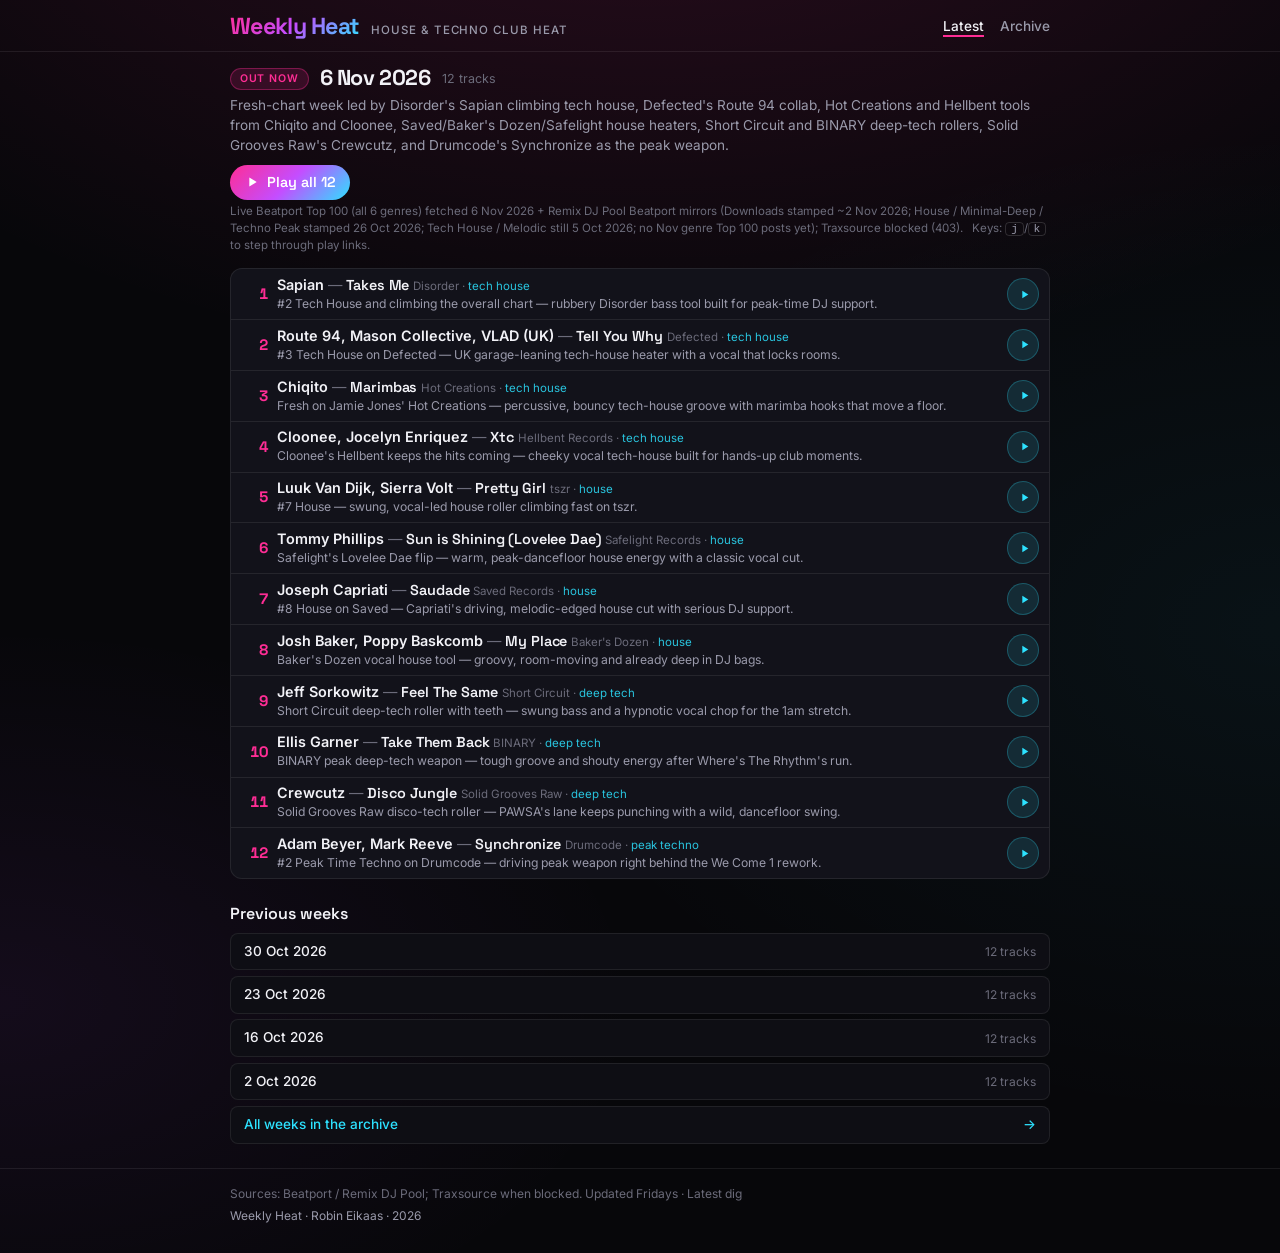
<file: index.html>
<!DOCTYPE html>
<html lang="en">
<head>
  <meta charset="utf-8">
  <meta name="viewport" content="width=device-width, initial-scale=1">
  <meta name="description" content="Weekly Heat — 6 Nov 2026 house &amp; techno club digs. 12 tracks with why-it-matters.">
  <title>Weekly Heat — house &amp; techno club heat</title>
  <link rel="preconnect" href="https://fonts.googleapis.com">
  <link rel="preconnect" href="https://fonts.gstatic.com" crossorigin>
  <link href="https://fonts.googleapis.com/css2?family=Inter:wght@400;500;600&family=Space+Grotesk:wght@500;600;700&display=swap" rel="stylesheet">
  <link rel="stylesheet" href="assets/styles.css">
</head>
<body>
  <a class="skip-link" href="#tracks">Skip to tracks</a>
  <header class="site-header">
    <div class="wrap header-row">
      <div class="brand">
        <p class="wordmark"><a href="index.html">Weekly Heat</a></p>
        <p class="tagline">house &amp; techno club heat</p>
      </div>
      <nav aria-label="Primary">
        <ul class="nav-links">
          <li><a href="index.html" aria-current="page">Latest</a></li>
          <li><a href="archive.html">Archive</a></li>
        </ul>
      </nav>
    </div>
  </header>

  <main>
    <section class="hero wrap">
      <p class="hero-top"><span class="hero-badge">Out now</span><span class="hero-date">6 Nov 2026</span><span class="hero-count">12 tracks</span></p>
      <p class="hero-scene">Fresh-chart week led by Disorder&#x27;s Sapian climbing tech house, Defected&#x27;s Route 94 collab, Hot Creations and Hellbent tools from Chiqito and Cloonee, Saved/Baker&#x27;s Dozen/Safelight house heaters, Short Circuit and BINARY deep-tech rollers, Solid Grooves Raw&#x27;s Crewcutz, and Drumcode&#x27;s Synchronize as the peak weapon.</p>
      <p class="hero-actions"><a class="play-all" href="https://www.youtube.com/watch_videos?video_ids=OXRj7rhXJpc,tZP04p565cE,j_JEW7kPrg8,-tH_-NEQD78,vA35voJtHAc,Jri5BZi7bU0,QUycJPjiYcM,sK4n2s4kRJk,xaYih-CVS60,P9PEDBqBfhc,NC1dTcJt0dc,VK0n_rGzRuc" target="_blank" rel="noopener noreferrer"><svg viewBox="0 0 24 24" aria-hidden="true" fill="currentColor"><path d="M8 5.14v13.72L19 12 8 5.14z"/></svg> Play all 12</a></p>
      <p class="hero-meta">Live Beatport Top 100 (all 6 genres) fetched 6 Nov 2026 + Remix DJ Pool Beatport mirrors (Downloads stamped ~2 Nov 2026; House / Minimal-Deep / Techno Peak stamped 26 Oct 2026; Tech House / Melodic still 5 Oct 2026; no Nov genre Top 100 posts yet); Traxsource blocked (403). <span class="kb-hint">Keys: <kbd>j</kbd>/<kbd>k</kbd> to step through play links.</span></p>
    </section>

    <section class="wrap" aria-label="12 editorial digs">
      <ol class="tracklist" id="tracks">
      <li class="trk" id="track-1">
        <span class="trk-rank" aria-label="Rank 1">1</span>
        <div class="trk-main">
          <p class="trk-line"><span class="trk-artists">Sapian</span><span class="trk-sep"> — </span><span class="trk-title">Takes Me</span> <span class="trk-meta">Disorder · <span class="trk-lane">tech house</span></span></p>
          <p class="trk-blurb">#2 Tech House and climbing the overall chart — rubbery Disorder bass tool built for peak-time DJ support.</p>
        </div>
        <a class="trk-play" href="https://music.youtube.com/watch?v=OXRj7rhXJpc" target="_blank" rel="noopener noreferrer" aria-label="Play Sapian — Takes Me on YouTube Music" title="Play on YouTube Music"><svg viewBox="0 0 24 24" aria-hidden="true" fill="currentColor"><path d="M8 5.14v13.72L19 12 8 5.14z"/></svg></a>
      </li>
      <li class="trk" id="track-2">
        <span class="trk-rank" aria-label="Rank 2">2</span>
        <div class="trk-main">
          <p class="trk-line"><span class="trk-artists">Route 94, Mason Collective, VLAD (UK)</span><span class="trk-sep"> — </span><span class="trk-title">Tell You Why</span> <span class="trk-meta">Defected · <span class="trk-lane">tech house</span></span></p>
          <p class="trk-blurb">#3 Tech House on Defected — UK garage-leaning tech-house heater with a vocal that locks rooms.</p>
        </div>
        <a class="trk-play" href="https://music.youtube.com/watch?v=tZP04p565cE" target="_blank" rel="noopener noreferrer" aria-label="Play Route 94, Mason Collective, VLAD (UK) — Tell You Why on YouTube Music" title="Play on YouTube Music"><svg viewBox="0 0 24 24" aria-hidden="true" fill="currentColor"><path d="M8 5.14v13.72L19 12 8 5.14z"/></svg></a>
      </li>
      <li class="trk" id="track-3">
        <span class="trk-rank" aria-label="Rank 3">3</span>
        <div class="trk-main">
          <p class="trk-line"><span class="trk-artists">Chiqito</span><span class="trk-sep"> — </span><span class="trk-title">Marimbas</span> <span class="trk-meta">Hot Creations · <span class="trk-lane">tech house</span></span></p>
          <p class="trk-blurb">Fresh on Jamie Jones&#x27; Hot Creations — percussive, bouncy tech-house groove with marimba hooks that move a floor.</p>
        </div>
        <a class="trk-play" href="https://music.youtube.com/watch?v=j_JEW7kPrg8" target="_blank" rel="noopener noreferrer" aria-label="Play Chiqito — Marimbas on YouTube Music" title="Play on YouTube Music"><svg viewBox="0 0 24 24" aria-hidden="true" fill="currentColor"><path d="M8 5.14v13.72L19 12 8 5.14z"/></svg></a>
      </li>
      <li class="trk" id="track-4">
        <span class="trk-rank" aria-label="Rank 4">4</span>
        <div class="trk-main">
          <p class="trk-line"><span class="trk-artists">Cloonee, Jocelyn Enriquez</span><span class="trk-sep"> — </span><span class="trk-title">Xtc</span> <span class="trk-meta">Hellbent Records · <span class="trk-lane">tech house</span></span></p>
          <p class="trk-blurb">Cloonee&#x27;s Hellbent keeps the hits coming — cheeky vocal tech-house built for hands-up club moments.</p>
        </div>
        <a class="trk-play" href="https://music.youtube.com/watch?v=-tH_-NEQD78" target="_blank" rel="noopener noreferrer" aria-label="Play Cloonee, Jocelyn Enriquez — Xtc on YouTube Music" title="Play on YouTube Music"><svg viewBox="0 0 24 24" aria-hidden="true" fill="currentColor"><path d="M8 5.14v13.72L19 12 8 5.14z"/></svg></a>
      </li>
      <li class="trk" id="track-5">
        <span class="trk-rank" aria-label="Rank 5">5</span>
        <div class="trk-main">
          <p class="trk-line"><span class="trk-artists">Luuk Van Dijk, Sierra Volt</span><span class="trk-sep"> — </span><span class="trk-title">Pretty Girl</span> <span class="trk-meta">tszr · <span class="trk-lane">house</span></span></p>
          <p class="trk-blurb">#7 House — swung, vocal-led house roller climbing fast on tszr.</p>
        </div>
        <a class="trk-play" href="https://music.youtube.com/watch?v=vA35voJtHAc" target="_blank" rel="noopener noreferrer" aria-label="Play Luuk Van Dijk, Sierra Volt — Pretty Girl on YouTube Music" title="Play on YouTube Music"><svg viewBox="0 0 24 24" aria-hidden="true" fill="currentColor"><path d="M8 5.14v13.72L19 12 8 5.14z"/></svg></a>
      </li>
      <li class="trk" id="track-6">
        <span class="trk-rank" aria-label="Rank 6">6</span>
        <div class="trk-main">
          <p class="trk-line"><span class="trk-artists">Tommy Phillips</span><span class="trk-sep"> — </span><span class="trk-title">Sun is Shining (Lovelee Dae)</span> <span class="trk-meta">Safelight Records · <span class="trk-lane">house</span></span></p>
          <p class="trk-blurb">Safelight&#x27;s Lovelee Dae flip — warm, peak-dancefloor house energy with a classic vocal cut.</p>
        </div>
        <a class="trk-play" href="https://music.youtube.com/watch?v=Jri5BZi7bU0" target="_blank" rel="noopener noreferrer" aria-label="Play Tommy Phillips — Sun is Shining (Lovelee Dae) on YouTube Music" title="Play on YouTube Music"><svg viewBox="0 0 24 24" aria-hidden="true" fill="currentColor"><path d="M8 5.14v13.72L19 12 8 5.14z"/></svg></a>
      </li>
      <li class="trk" id="track-7">
        <span class="trk-rank" aria-label="Rank 7">7</span>
        <div class="trk-main">
          <p class="trk-line"><span class="trk-artists">Joseph Capriati</span><span class="trk-sep"> — </span><span class="trk-title">Saudade</span> <span class="trk-meta">Saved Records · <span class="trk-lane">house</span></span></p>
          <p class="trk-blurb">#8 House on Saved — Capriati&#x27;s driving, melodic-edged house cut with serious DJ support.</p>
        </div>
        <a class="trk-play" href="https://music.youtube.com/watch?v=QUycJPjiYcM" target="_blank" rel="noopener noreferrer" aria-label="Play Joseph Capriati — Saudade on YouTube Music" title="Play on YouTube Music"><svg viewBox="0 0 24 24" aria-hidden="true" fill="currentColor"><path d="M8 5.14v13.72L19 12 8 5.14z"/></svg></a>
      </li>
      <li class="trk" id="track-8">
        <span class="trk-rank" aria-label="Rank 8">8</span>
        <div class="trk-main">
          <p class="trk-line"><span class="trk-artists">Josh Baker, Poppy Baskcomb</span><span class="trk-sep"> — </span><span class="trk-title">My Place</span> <span class="trk-meta">Baker&#x27;s Dozen · <span class="trk-lane">house</span></span></p>
          <p class="trk-blurb">Baker&#x27;s Dozen vocal house tool — groovy, room-moving and already deep in DJ bags.</p>
        </div>
        <a class="trk-play" href="https://music.youtube.com/watch?v=sK4n2s4kRJk" target="_blank" rel="noopener noreferrer" aria-label="Play Josh Baker, Poppy Baskcomb — My Place on YouTube Music" title="Play on YouTube Music"><svg viewBox="0 0 24 24" aria-hidden="true" fill="currentColor"><path d="M8 5.14v13.72L19 12 8 5.14z"/></svg></a>
      </li>
      <li class="trk" id="track-9">
        <span class="trk-rank" aria-label="Rank 9">9</span>
        <div class="trk-main">
          <p class="trk-line"><span class="trk-artists">Jeff Sorkowitz</span><span class="trk-sep"> — </span><span class="trk-title">Feel The Same</span> <span class="trk-meta">Short Circuit · <span class="trk-lane">deep tech</span></span></p>
          <p class="trk-blurb">Short Circuit deep-tech roller with teeth — swung bass and a hypnotic vocal chop for the 1am stretch.</p>
        </div>
        <a class="trk-play" href="https://music.youtube.com/watch?v=xaYih-CVS60" target="_blank" rel="noopener noreferrer" aria-label="Play Jeff Sorkowitz — Feel The Same on YouTube Music" title="Play on YouTube Music"><svg viewBox="0 0 24 24" aria-hidden="true" fill="currentColor"><path d="M8 5.14v13.72L19 12 8 5.14z"/></svg></a>
      </li>
      <li class="trk" id="track-10">
        <span class="trk-rank" aria-label="Rank 10">10</span>
        <div class="trk-main">
          <p class="trk-line"><span class="trk-artists">Ellis Garner</span><span class="trk-sep"> — </span><span class="trk-title">Take Them Back</span> <span class="trk-meta">BINARY · <span class="trk-lane">deep tech</span></span></p>
          <p class="trk-blurb">BINARY peak deep-tech weapon — tough groove and shouty energy after Where&#x27;s The Rhythm&#x27;s run.</p>
        </div>
        <a class="trk-play" href="https://music.youtube.com/watch?v=P9PEDBqBfhc" target="_blank" rel="noopener noreferrer" aria-label="Play Ellis Garner — Take Them Back on YouTube Music" title="Play on YouTube Music"><svg viewBox="0 0 24 24" aria-hidden="true" fill="currentColor"><path d="M8 5.14v13.72L19 12 8 5.14z"/></svg></a>
      </li>
      <li class="trk" id="track-11">
        <span class="trk-rank" aria-label="Rank 11">11</span>
        <div class="trk-main">
          <p class="trk-line"><span class="trk-artists">Crewcutz</span><span class="trk-sep"> — </span><span class="trk-title">Disco Jungle</span> <span class="trk-meta">Solid Grooves Raw · <span class="trk-lane">deep tech</span></span></p>
          <p class="trk-blurb">Solid Grooves Raw disco-tech roller — PAWSA&#x27;s lane keeps punching with a wild, dancefloor swing.</p>
        </div>
        <a class="trk-play" href="https://music.youtube.com/watch?v=NC1dTcJt0dc" target="_blank" rel="noopener noreferrer" aria-label="Play Crewcutz — Disco Jungle on YouTube Music" title="Play on YouTube Music"><svg viewBox="0 0 24 24" aria-hidden="true" fill="currentColor"><path d="M8 5.14v13.72L19 12 8 5.14z"/></svg></a>
      </li>
      <li class="trk" id="track-12">
        <span class="trk-rank" aria-label="Rank 12">12</span>
        <div class="trk-main">
          <p class="trk-line"><span class="trk-artists">Adam Beyer, Mark Reeve</span><span class="trk-sep"> — </span><span class="trk-title">Synchronize</span> <span class="trk-meta">Drumcode · <span class="trk-lane">peak techno</span></span></p>
          <p class="trk-blurb">#2 Peak Time Techno on Drumcode — driving peak weapon right behind the We Come 1 rework.</p>
        </div>
        <a class="trk-play" href="https://music.youtube.com/watch?v=VK0n_rGzRuc" target="_blank" rel="noopener noreferrer" aria-label="Play Adam Beyer, Mark Reeve — Synchronize on YouTube Music" title="Play on YouTube Music"><svg viewBox="0 0 24 24" aria-hidden="true" fill="currentColor"><path d="M8 5.14v13.72L19 12 8 5.14z"/></svg></a>
      </li>
      </ol>
    </section>

    <section class="prev-weeks wrap" id="previous" aria-labelledby="prev-heading">
      <h2 id="prev-heading">Previous weeks</h2>
      <ul class="week-links">
        <li><a href="week/2026-10-30.html"><span>30 Oct 2026</span><span class="muted">12 tracks</span></a></li>
        <li><a href="week/2026-10-23.html"><span>23 Oct 2026</span><span class="muted">12 tracks</span></a></li>
        <li><a href="week/2026-10-16.html"><span>16 Oct 2026</span><span class="muted">12 tracks</span></a></li>
        <li><a href="week/2026-10-02.html"><span>2 Oct 2026</span><span class="muted">12 tracks</span></a></li>
        <li><a class="all-weeks" href="archive.html"><span>All weeks in the archive</span><span aria-hidden="true">→</span></a></li>
      </ul>
    </section>
  </main>

  <footer class="site-footer">
    <div class="wrap">
      <p>Sources: Beatport / Remix DJ Pool; Traxsource when blocked. Updated Fridays · Latest dig</p>
      <p class="credit">Weekly Heat · Robin Eikaas · <span id="year">2026</span></p>
    </div>
  </footer>
  <script src="assets/site.js" defer></script>
</body>
</html>
</file>
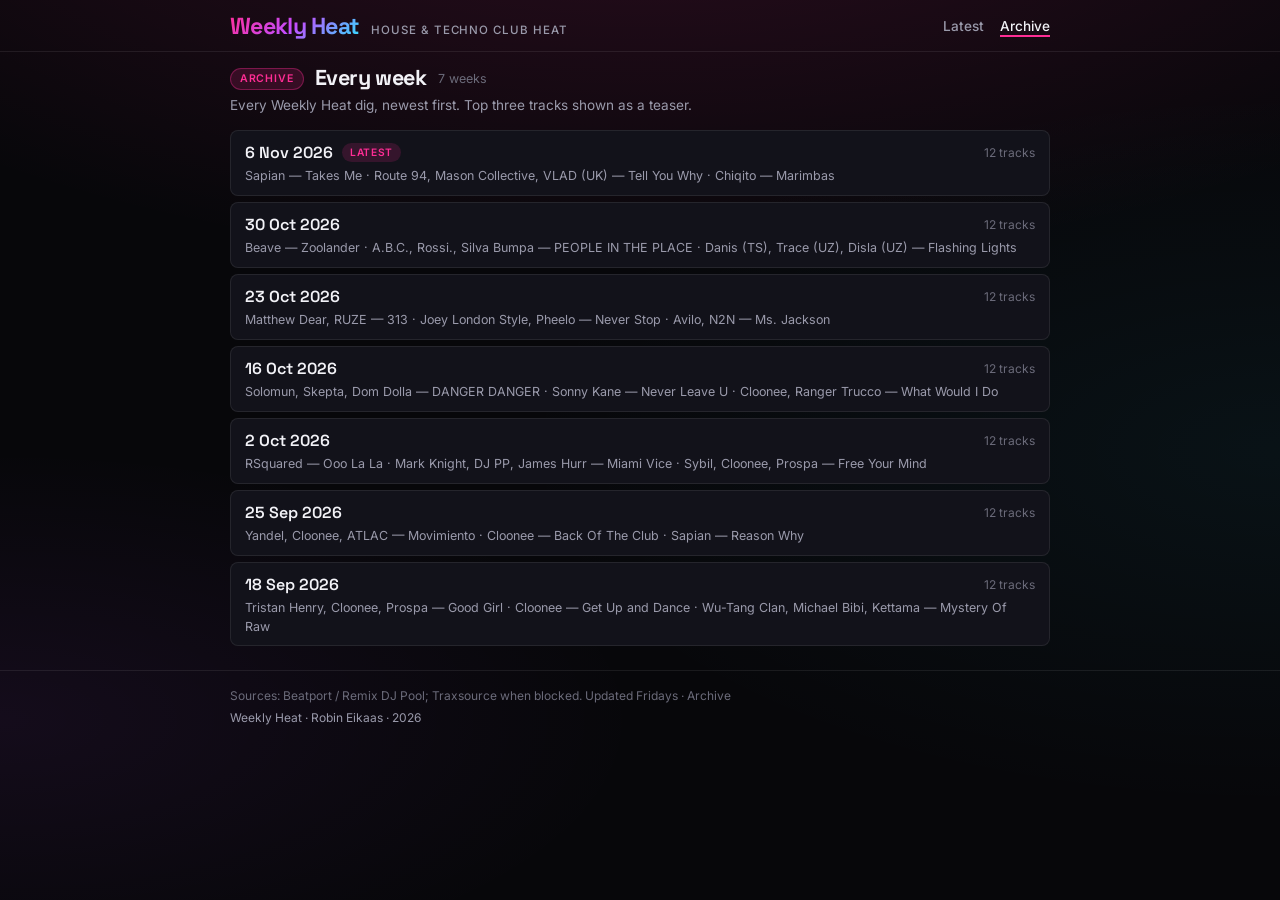
<file: archive.html>
<!DOCTYPE html>
<html lang="en">
<head>
  <meta charset="utf-8">
  <meta name="viewport" content="width=device-width, initial-scale=1">
  <meta name="description" content="Every Weekly Heat house &amp; techno dig, newest first.">
  <title>Weekly Heat — Archive</title>
  <link rel="preconnect" href="https://fonts.googleapis.com">
  <link rel="preconnect" href="https://fonts.gstatic.com" crossorigin>
  <link href="https://fonts.googleapis.com/css2?family=Inter:wght@400;500;600&family=Space+Grotesk:wght@500;600;700&display=swap" rel="stylesheet">
  <link rel="stylesheet" href="assets/styles.css">
</head>
<body>
  <a class="skip-link" href="#weeks">Skip to weeks</a>
  <header class="site-header">
    <div class="wrap header-row">
      <div class="brand">
        <p class="wordmark"><a href="index.html">Weekly Heat</a></p>
        <p class="tagline">house &amp; techno club heat</p>
      </div>
      <nav aria-label="Primary">
        <ul class="nav-links">
          <li><a href="index.html">Latest</a></li>
          <li><a href="archive.html" aria-current="page">Archive</a></li>
        </ul>
      </nav>
    </div>
  </header>

  <main>
    <section class="hero wrap">
      <p class="hero-top"><span class="hero-badge">Archive</span><span class="hero-date">Every week</span><span class="hero-count">7 weeks</span></p>
      <p class="hero-scene">Every Weekly Heat dig, newest first. Top three tracks shown as a teaser.</p>
    </section>

    <section class="wrap" aria-label="All weeks">
      <ol class="archive-rows" id="weeks">
      <li class="arc-row">
        <a class="arc-link" href="week/2026-11-06.html">
          <span class="arc-head"><span class="arc-date">6 Nov 2026</span> <span class="pill">Latest</span><span class="arc-count">12 tracks</span></span>
          <span class="arc-teaser">Sapian — Takes Me · Route 94, Mason Collective, VLAD (UK) — Tell You Why · Chiqito — Marimbas</span>
        </a>
      </li>
      <li class="arc-row">
        <a class="arc-link" href="week/2026-10-30.html">
          <span class="arc-head"><span class="arc-date">30 Oct 2026</span><span class="arc-count">12 tracks</span></span>
          <span class="arc-teaser">Beave — Zoolander · A.B.C., Rossi., Silva Bumpa — PEOPLE IN THE PLACE · Danis (TS), Trace (UZ), Disla (UZ) — Flashing Lights</span>
        </a>
      </li>
      <li class="arc-row">
        <a class="arc-link" href="week/2026-10-23.html">
          <span class="arc-head"><span class="arc-date">23 Oct 2026</span><span class="arc-count">12 tracks</span></span>
          <span class="arc-teaser">Matthew Dear, RUZE — 313 · Joey London Style, Pheelo — Never Stop · Avilo, N2N — Ms. Jackson</span>
        </a>
      </li>
      <li class="arc-row">
        <a class="arc-link" href="week/2026-10-16.html">
          <span class="arc-head"><span class="arc-date">16 Oct 2026</span><span class="arc-count">12 tracks</span></span>
          <span class="arc-teaser">Solomun, Skepta, Dom Dolla — DANGER DANGER · Sonny Kane — Never Leave U · Cloonee, Ranger Trucco — What Would I Do</span>
        </a>
      </li>
      <li class="arc-row">
        <a class="arc-link" href="week/2026-10-02.html">
          <span class="arc-head"><span class="arc-date">2 Oct 2026</span><span class="arc-count">12 tracks</span></span>
          <span class="arc-teaser">RSquared — Ooo La La · Mark Knight, DJ PP, James Hurr — Miami Vice · Sybil, Cloonee, Prospa — Free Your Mind</span>
        </a>
      </li>
      <li class="arc-row">
        <a class="arc-link" href="week/2026-09-25.html">
          <span class="arc-head"><span class="arc-date">25 Sep 2026</span><span class="arc-count">12 tracks</span></span>
          <span class="arc-teaser">Yandel, Cloonee, ATLAC — Movimiento · Cloonee — Back Of The Club · Sapian — Reason Why</span>
        </a>
      </li>
      <li class="arc-row">
        <a class="arc-link" href="week/2026-09-18.html">
          <span class="arc-head"><span class="arc-date">18 Sep 2026</span><span class="arc-count">12 tracks</span></span>
          <span class="arc-teaser">Tristan Henry, Cloonee, Prospa — Good Girl · Cloonee — Get Up and Dance · Wu-Tang Clan, Michael Bibi, Kettama — Mystery Of Raw</span>
        </a>
      </li>
      </ol>
    </section>
  </main>

  <footer class="site-footer">
    <div class="wrap">
      <p>Sources: Beatport / Remix DJ Pool; Traxsource when blocked. Updated Fridays · Archive</p>
      <p class="credit">Weekly Heat · Robin Eikaas · <span id="year">2026</span></p>
    </div>
  </footer>
  <script src="assets/site.js" defer></script>
</body>
</html>
</file>
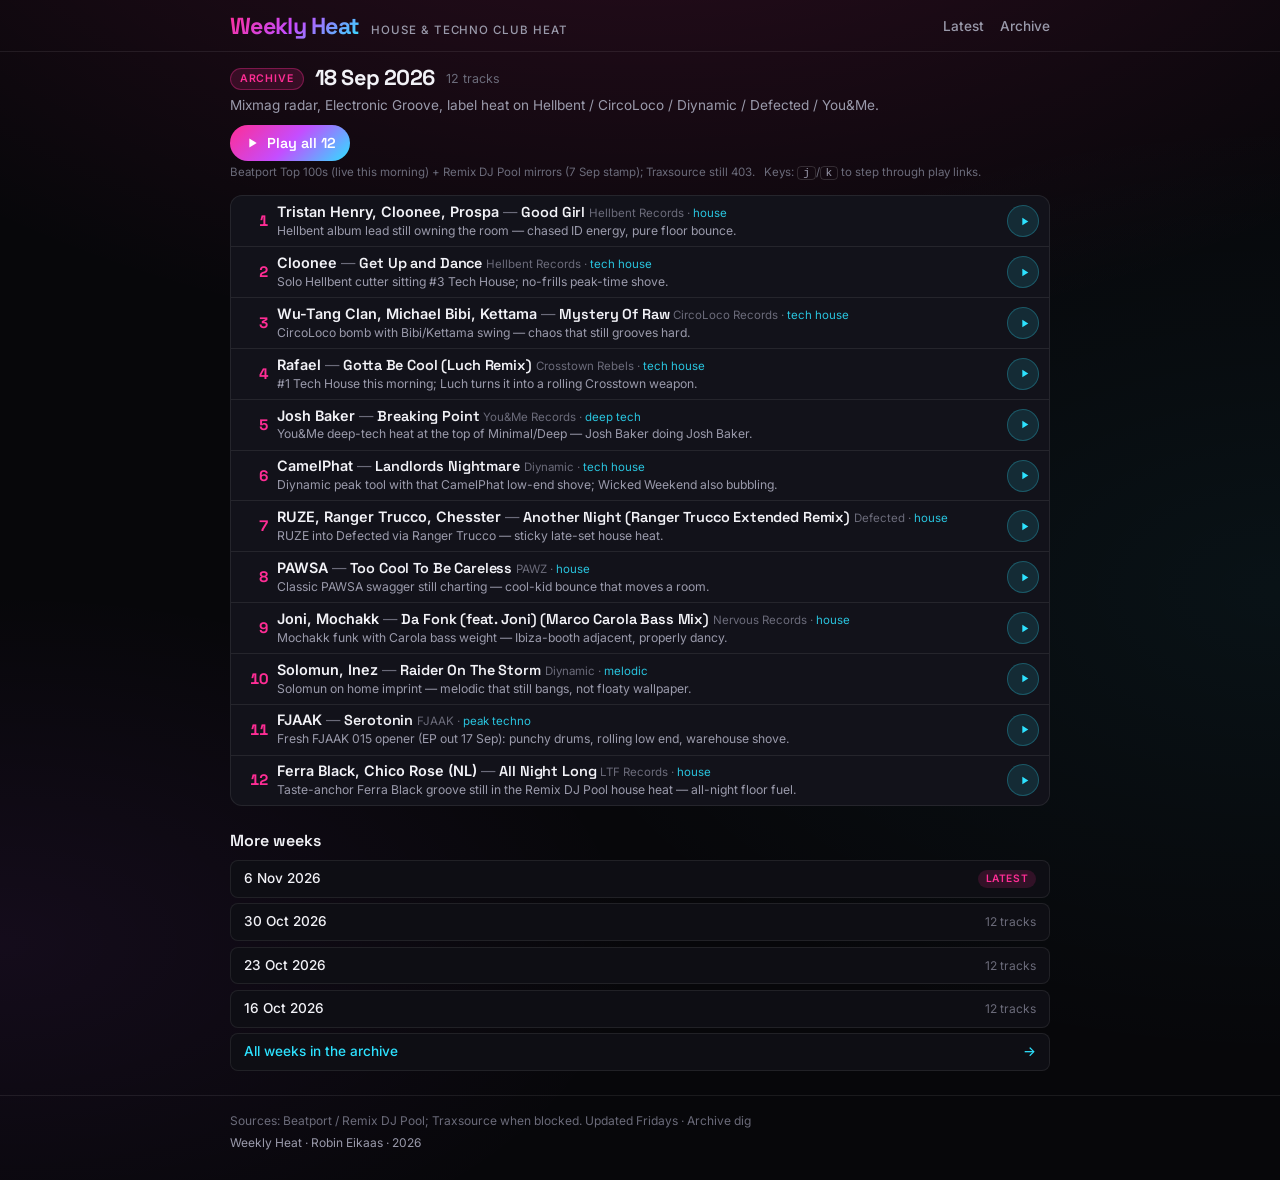
<file: week/2026-09-18.html>
<!DOCTYPE html>
<html lang="en">
<head>
  <meta charset="utf-8">
  <meta name="viewport" content="width=device-width, initial-scale=1">
  <meta name="description" content="Weekly Heat — 18 Sep 2026 house &amp; techno club digs. 12 tracks with why-it-matters.">
  <title>Weekly Heat — 18 Sep 2026</title>
  <link rel="preconnect" href="https://fonts.googleapis.com">
  <link rel="preconnect" href="https://fonts.gstatic.com" crossorigin>
  <link href="https://fonts.googleapis.com/css2?family=Inter:wght@400;500;600&family=Space+Grotesk:wght@500;600;700&display=swap" rel="stylesheet">
  <link rel="stylesheet" href="../assets/styles.css">
</head>
<body>
  <a class="skip-link" href="#tracks">Skip to tracks</a>
  <header class="site-header">
    <div class="wrap header-row">
      <div class="brand">
        <p class="wordmark"><a href="../index.html">Weekly Heat</a></p>
        <p class="tagline">house &amp; techno club heat</p>
      </div>
      <nav aria-label="Primary">
        <ul class="nav-links">
          <li><a href="../index.html">Latest</a></li>
          <li><a href="../archive.html">Archive</a></li>
        </ul>
      </nav>
    </div>
  </header>

  <main>
    <section class="hero wrap">
      <p class="hero-top"><span class="hero-badge">Archive</span><span class="hero-date">18 Sep 2026</span><span class="hero-count">12 tracks</span></p>
      <p class="hero-scene">Mixmag radar, Electronic Groove, label heat on Hellbent / CircoLoco / Diynamic / Defected / You&amp;Me.</p>
      <p class="hero-actions"><a class="play-all" href="https://www.youtube.com/watch_videos?video_ids=D64SBooLYW8,pkMukEwxRB8,lqCR4Rnj1Co,fPH9u6Yb4CU,E3vGUyMrgQQ,N4oGYuRRv5I,JR4v82ef-uk,VhpX8U2GIKw,lD9n_r60E58,1BkzcMc6rsc,8IvGfKRUnUs,OCf6WbE5tPM" target="_blank" rel="noopener noreferrer"><svg viewBox="0 0 24 24" aria-hidden="true" fill="currentColor"><path d="M8 5.14v13.72L19 12 8 5.14z"/></svg> Play all 12</a></p>
      <p class="hero-meta">Beatport Top 100s (live this morning) + Remix DJ Pool mirrors (7 Sep stamp); Traxsource still 403. <span class="kb-hint">Keys: <kbd>j</kbd>/<kbd>k</kbd> to step through play links.</span></p>
    </section>

    <section class="wrap" aria-label="12 editorial digs">
      <ol class="tracklist" id="tracks">
      <li class="trk" id="track-1">
        <span class="trk-rank" aria-label="Rank 1">1</span>
        <div class="trk-main">
          <p class="trk-line"><span class="trk-artists">Tristan Henry, Cloonee, Prospa</span><span class="trk-sep"> — </span><span class="trk-title">Good Girl</span> <span class="trk-meta">Hellbent Records · <span class="trk-lane">house</span></span></p>
          <p class="trk-blurb">Hellbent album lead still owning the room — chased ID energy, pure floor bounce.</p>
        </div>
        <a class="trk-play" href="https://music.youtube.com/watch?v=D64SBooLYW8" target="_blank" rel="noopener noreferrer" aria-label="Play Tristan Henry, Cloonee, Prospa — Good Girl on YouTube Music" title="Play on YouTube Music"><svg viewBox="0 0 24 24" aria-hidden="true" fill="currentColor"><path d="M8 5.14v13.72L19 12 8 5.14z"/></svg></a>
      </li>
      <li class="trk" id="track-2">
        <span class="trk-rank" aria-label="Rank 2">2</span>
        <div class="trk-main">
          <p class="trk-line"><span class="trk-artists">Cloonee</span><span class="trk-sep"> — </span><span class="trk-title">Get Up and Dance</span> <span class="trk-meta">Hellbent Records · <span class="trk-lane">tech house</span></span></p>
          <p class="trk-blurb">Solo Hellbent cutter sitting #3 Tech House; no-frills peak-time shove.</p>
        </div>
        <a class="trk-play" href="https://music.youtube.com/watch?v=pkMukEwxRB8" target="_blank" rel="noopener noreferrer" aria-label="Play Cloonee — Get Up and Dance on YouTube Music" title="Play on YouTube Music"><svg viewBox="0 0 24 24" aria-hidden="true" fill="currentColor"><path d="M8 5.14v13.72L19 12 8 5.14z"/></svg></a>
      </li>
      <li class="trk" id="track-3">
        <span class="trk-rank" aria-label="Rank 3">3</span>
        <div class="trk-main">
          <p class="trk-line"><span class="trk-artists">Wu-Tang Clan, Michael Bibi, Kettama</span><span class="trk-sep"> — </span><span class="trk-title">Mystery Of Raw</span> <span class="trk-meta">CircoLoco Records · <span class="trk-lane">tech house</span></span></p>
          <p class="trk-blurb">CircoLoco bomb with Bibi/Kettama swing — chaos that still grooves hard.</p>
        </div>
        <a class="trk-play" href="https://music.youtube.com/watch?v=lqCR4Rnj1Co" target="_blank" rel="noopener noreferrer" aria-label="Play Wu-Tang Clan, Michael Bibi, Kettama — Mystery Of Raw on YouTube Music" title="Play on YouTube Music"><svg viewBox="0 0 24 24" aria-hidden="true" fill="currentColor"><path d="M8 5.14v13.72L19 12 8 5.14z"/></svg></a>
      </li>
      <li class="trk" id="track-4">
        <span class="trk-rank" aria-label="Rank 4">4</span>
        <div class="trk-main">
          <p class="trk-line"><span class="trk-artists">Rafael</span><span class="trk-sep"> — </span><span class="trk-title">Gotta Be Cool (Luch Remix)</span> <span class="trk-meta">Crosstown Rebels · <span class="trk-lane">tech house</span></span></p>
          <p class="trk-blurb">#1 Tech House this morning; Luch turns it into a rolling Crosstown weapon.</p>
        </div>
        <a class="trk-play" href="https://music.youtube.com/watch?v=fPH9u6Yb4CU" target="_blank" rel="noopener noreferrer" aria-label="Play Rafael — Gotta Be Cool (Luch Remix) on YouTube Music" title="Play on YouTube Music"><svg viewBox="0 0 24 24" aria-hidden="true" fill="currentColor"><path d="M8 5.14v13.72L19 12 8 5.14z"/></svg></a>
      </li>
      <li class="trk" id="track-5">
        <span class="trk-rank" aria-label="Rank 5">5</span>
        <div class="trk-main">
          <p class="trk-line"><span class="trk-artists">Josh Baker</span><span class="trk-sep"> — </span><span class="trk-title">Breaking Point</span> <span class="trk-meta">You&amp;Me Records · <span class="trk-lane">deep tech</span></span></p>
          <p class="trk-blurb">You&amp;Me deep-tech heat at the top of Minimal/Deep — Josh Baker doing Josh Baker.</p>
        </div>
        <a class="trk-play" href="https://music.youtube.com/watch?v=E3vGUyMrgQQ" target="_blank" rel="noopener noreferrer" aria-label="Play Josh Baker — Breaking Point on YouTube Music" title="Play on YouTube Music"><svg viewBox="0 0 24 24" aria-hidden="true" fill="currentColor"><path d="M8 5.14v13.72L19 12 8 5.14z"/></svg></a>
      </li>
      <li class="trk" id="track-6">
        <span class="trk-rank" aria-label="Rank 6">6</span>
        <div class="trk-main">
          <p class="trk-line"><span class="trk-artists">CamelPhat</span><span class="trk-sep"> — </span><span class="trk-title">Landlords Nightmare</span> <span class="trk-meta">Diynamic · <span class="trk-lane">tech house</span></span></p>
          <p class="trk-blurb">Diynamic peak tool with that CamelPhat low-end shove; Wicked Weekend also bubbling.</p>
        </div>
        <a class="trk-play" href="https://music.youtube.com/watch?v=N4oGYuRRv5I" target="_blank" rel="noopener noreferrer" aria-label="Play CamelPhat — Landlords Nightmare on YouTube Music" title="Play on YouTube Music"><svg viewBox="0 0 24 24" aria-hidden="true" fill="currentColor"><path d="M8 5.14v13.72L19 12 8 5.14z"/></svg></a>
      </li>
      <li class="trk" id="track-7">
        <span class="trk-rank" aria-label="Rank 7">7</span>
        <div class="trk-main">
          <p class="trk-line"><span class="trk-artists">RUZE, Ranger Trucco, Chesster</span><span class="trk-sep"> — </span><span class="trk-title">Another Night (Ranger Trucco Extended Remix)</span> <span class="trk-meta">Defected · <span class="trk-lane">house</span></span></p>
          <p class="trk-blurb">RUZE into Defected via Ranger Trucco — sticky late-set house heat.</p>
        </div>
        <a class="trk-play" href="https://music.youtube.com/watch?v=JR4v82ef-uk" target="_blank" rel="noopener noreferrer" aria-label="Play RUZE, Ranger Trucco, Chesster — Another Night (Ranger Trucco Extended Remix) on YouTube Music" title="Play on YouTube Music"><svg viewBox="0 0 24 24" aria-hidden="true" fill="currentColor"><path d="M8 5.14v13.72L19 12 8 5.14z"/></svg></a>
      </li>
      <li class="trk" id="track-8">
        <span class="trk-rank" aria-label="Rank 8">8</span>
        <div class="trk-main">
          <p class="trk-line"><span class="trk-artists">PAWSA</span><span class="trk-sep"> — </span><span class="trk-title">Too Cool To Be Careless</span> <span class="trk-meta">PAWZ · <span class="trk-lane">house</span></span></p>
          <p class="trk-blurb">Classic PAWSA swagger still charting — cool-kid bounce that moves a room.</p>
        </div>
        <a class="trk-play" href="https://music.youtube.com/watch?v=VhpX8U2GIKw" target="_blank" rel="noopener noreferrer" aria-label="Play PAWSA — Too Cool To Be Careless on YouTube Music" title="Play on YouTube Music"><svg viewBox="0 0 24 24" aria-hidden="true" fill="currentColor"><path d="M8 5.14v13.72L19 12 8 5.14z"/></svg></a>
      </li>
      <li class="trk" id="track-9">
        <span class="trk-rank" aria-label="Rank 9">9</span>
        <div class="trk-main">
          <p class="trk-line"><span class="trk-artists">Joni, Mochakk</span><span class="trk-sep"> — </span><span class="trk-title">Da Fonk (feat. Joni) (Marco Carola Bass Mix)</span> <span class="trk-meta">Nervous Records · <span class="trk-lane">house</span></span></p>
          <p class="trk-blurb">Mochakk funk with Carola bass weight — Ibiza-booth adjacent, properly dancy.</p>
        </div>
        <a class="trk-play" href="https://music.youtube.com/watch?v=lD9n_r60E58" target="_blank" rel="noopener noreferrer" aria-label="Play Joni, Mochakk — Da Fonk (feat. Joni) (Marco Carola Bass Mix) on YouTube Music" title="Play on YouTube Music"><svg viewBox="0 0 24 24" aria-hidden="true" fill="currentColor"><path d="M8 5.14v13.72L19 12 8 5.14z"/></svg></a>
      </li>
      <li class="trk" id="track-10">
        <span class="trk-rank" aria-label="Rank 10">10</span>
        <div class="trk-main">
          <p class="trk-line"><span class="trk-artists">Solomun, Inez</span><span class="trk-sep"> — </span><span class="trk-title">Raider On The Storm</span> <span class="trk-meta">Diynamic · <span class="trk-lane">melodic</span></span></p>
          <p class="trk-blurb">Solomun on home imprint — melodic that still bangs, not floaty wallpaper.</p>
        </div>
        <a class="trk-play" href="https://music.youtube.com/watch?v=1BkzcMc6rsc" target="_blank" rel="noopener noreferrer" aria-label="Play Solomun, Inez — Raider On The Storm on YouTube Music" title="Play on YouTube Music"><svg viewBox="0 0 24 24" aria-hidden="true" fill="currentColor"><path d="M8 5.14v13.72L19 12 8 5.14z"/></svg></a>
      </li>
      <li class="trk" id="track-11">
        <span class="trk-rank" aria-label="Rank 11">11</span>
        <div class="trk-main">
          <p class="trk-line"><span class="trk-artists">FJAAK</span><span class="trk-sep"> — </span><span class="trk-title">Serotonin</span> <span class="trk-meta">FJAAK · <span class="trk-lane">peak techno</span></span></p>
          <p class="trk-blurb">Fresh FJAAK 015 opener (EP out 17 Sep): punchy drums, rolling low end, warehouse shove.</p>
        </div>
        <a class="trk-play" href="https://music.youtube.com/watch?v=8IvGfKRUnUs" target="_blank" rel="noopener noreferrer" aria-label="Play FJAAK — Serotonin on YouTube Music" title="Play on YouTube Music"><svg viewBox="0 0 24 24" aria-hidden="true" fill="currentColor"><path d="M8 5.14v13.72L19 12 8 5.14z"/></svg></a>
      </li>
      <li class="trk" id="track-12">
        <span class="trk-rank" aria-label="Rank 12">12</span>
        <div class="trk-main">
          <p class="trk-line"><span class="trk-artists">Ferra Black, Chico Rose (NL)</span><span class="trk-sep"> — </span><span class="trk-title">All Night Long</span> <span class="trk-meta">LTF Records · <span class="trk-lane">house</span></span></p>
          <p class="trk-blurb">Taste-anchor Ferra Black groove still in the Remix DJ Pool house heat — all-night floor fuel.</p>
        </div>
        <a class="trk-play" href="https://music.youtube.com/watch?v=OCf6WbE5tPM" target="_blank" rel="noopener noreferrer" aria-label="Play Ferra Black, Chico Rose (NL) — All Night Long on YouTube Music" title="Play on YouTube Music"><svg viewBox="0 0 24 24" aria-hidden="true" fill="currentColor"><path d="M8 5.14v13.72L19 12 8 5.14z"/></svg></a>
      </li>
      </ol>
    </section>

    <section class="prev-weeks wrap" id="previous" aria-labelledby="prev-heading">
      <h2 id="prev-heading">More weeks</h2>
      <ul class="week-links">
        <li><a href="../index.html"><span>6 Nov 2026</span><span class="pill">Latest</span></a></li>
        <li><a href="../week/2026-10-30.html"><span>30 Oct 2026</span><span class="muted">12 tracks</span></a></li>
        <li><a href="../week/2026-10-23.html"><span>23 Oct 2026</span><span class="muted">12 tracks</span></a></li>
        <li><a href="../week/2026-10-16.html"><span>16 Oct 2026</span><span class="muted">12 tracks</span></a></li>
        <li><a class="all-weeks" href="../archive.html"><span>All weeks in the archive</span><span aria-hidden="true">→</span></a></li>
      </ul>
    </section>
  </main>

  <footer class="site-footer">
    <div class="wrap">
      <p>Sources: Beatport / Remix DJ Pool; Traxsource when blocked. Updated Fridays · Archive dig</p>
      <p class="credit">Weekly Heat · Robin Eikaas · <span id="year">2026</span></p>
    </div>
  </footer>
  <script src="../assets/site.js" defer></script>
</body>
</html>
</file>
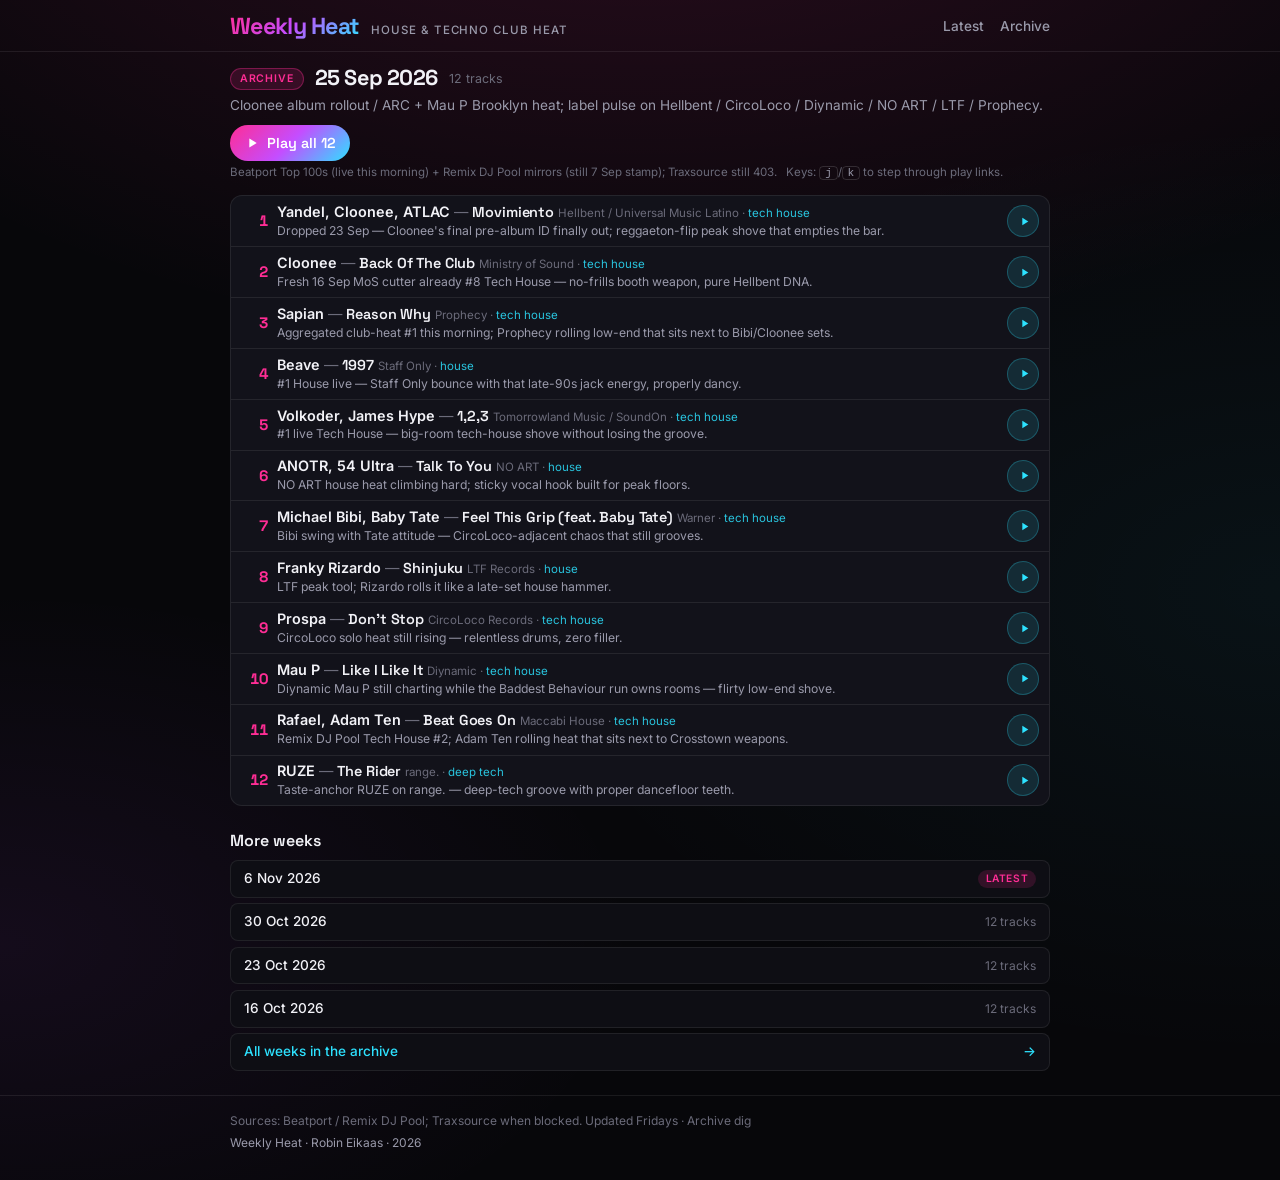
<file: week/2026-09-25.html>
<!DOCTYPE html>
<html lang="en">
<head>
  <meta charset="utf-8">
  <meta name="viewport" content="width=device-width, initial-scale=1">
  <meta name="description" content="Weekly Heat — 25 Sep 2026 house &amp; techno club digs. 12 tracks with why-it-matters.">
  <title>Weekly Heat — 25 Sep 2026</title>
  <link rel="preconnect" href="https://fonts.googleapis.com">
  <link rel="preconnect" href="https://fonts.gstatic.com" crossorigin>
  <link href="https://fonts.googleapis.com/css2?family=Inter:wght@400;500;600&family=Space+Grotesk:wght@500;600;700&display=swap" rel="stylesheet">
  <link rel="stylesheet" href="../assets/styles.css">
</head>
<body>
  <a class="skip-link" href="#tracks">Skip to tracks</a>
  <header class="site-header">
    <div class="wrap header-row">
      <div class="brand">
        <p class="wordmark"><a href="../index.html">Weekly Heat</a></p>
        <p class="tagline">house &amp; techno club heat</p>
      </div>
      <nav aria-label="Primary">
        <ul class="nav-links">
          <li><a href="../index.html">Latest</a></li>
          <li><a href="../archive.html">Archive</a></li>
        </ul>
      </nav>
    </div>
  </header>

  <main>
    <section class="hero wrap">
      <p class="hero-top"><span class="hero-badge">Archive</span><span class="hero-date">25 Sep 2026</span><span class="hero-count">12 tracks</span></p>
      <p class="hero-scene">Cloonee album rollout / ARC + Mau P Brooklyn heat; label pulse on Hellbent / CircoLoco / Diynamic / NO ART / LTF / Prophecy.</p>
      <p class="hero-actions"><a class="play-all" href="https://www.youtube.com/watch_videos?video_ids=-3ylMb6gGzU,4c9JN41bdsA,XtgPuOiOd80,jjryO1nUm6I,GsTVHVlZlNo,ajUMhpotf8k,aBHlgxHewlU,WP1a5pBLctc,zn3ios87t8Q,peQemKGvHLE,QvAIZgDHsFM,zcY6EAPAd6Q" target="_blank" rel="noopener noreferrer"><svg viewBox="0 0 24 24" aria-hidden="true" fill="currentColor"><path d="M8 5.14v13.72L19 12 8 5.14z"/></svg> Play all 12</a></p>
      <p class="hero-meta">Beatport Top 100s (live this morning) + Remix DJ Pool mirrors (still 7 Sep stamp); Traxsource still 403. <span class="kb-hint">Keys: <kbd>j</kbd>/<kbd>k</kbd> to step through play links.</span></p>
    </section>

    <section class="wrap" aria-label="12 editorial digs">
      <ol class="tracklist" id="tracks">
      <li class="trk" id="track-1">
        <span class="trk-rank" aria-label="Rank 1">1</span>
        <div class="trk-main">
          <p class="trk-line"><span class="trk-artists">Yandel, Cloonee, ATLAC</span><span class="trk-sep"> — </span><span class="trk-title">Movimiento</span> <span class="trk-meta">Hellbent / Universal Music Latino · <span class="trk-lane">tech house</span></span></p>
          <p class="trk-blurb">Dropped 23 Sep — Cloonee&#x27;s final pre-album ID finally out; reggaeton-flip peak shove that empties the bar.</p>
        </div>
        <a class="trk-play" href="https://music.youtube.com/watch?v=-3ylMb6gGzU" target="_blank" rel="noopener noreferrer" aria-label="Play Yandel, Cloonee, ATLAC — Movimiento on YouTube Music" title="Play on YouTube Music"><svg viewBox="0 0 24 24" aria-hidden="true" fill="currentColor"><path d="M8 5.14v13.72L19 12 8 5.14z"/></svg></a>
      </li>
      <li class="trk" id="track-2">
        <span class="trk-rank" aria-label="Rank 2">2</span>
        <div class="trk-main">
          <p class="trk-line"><span class="trk-artists">Cloonee</span><span class="trk-sep"> — </span><span class="trk-title">Back Of The Club</span> <span class="trk-meta">Ministry of Sound · <span class="trk-lane">tech house</span></span></p>
          <p class="trk-blurb">Fresh 16 Sep MoS cutter already #8 Tech House — no-frills booth weapon, pure Hellbent DNA.</p>
        </div>
        <a class="trk-play" href="https://music.youtube.com/watch?v=4c9JN41bdsA" target="_blank" rel="noopener noreferrer" aria-label="Play Cloonee — Back Of The Club on YouTube Music" title="Play on YouTube Music"><svg viewBox="0 0 24 24" aria-hidden="true" fill="currentColor"><path d="M8 5.14v13.72L19 12 8 5.14z"/></svg></a>
      </li>
      <li class="trk" id="track-3">
        <span class="trk-rank" aria-label="Rank 3">3</span>
        <div class="trk-main">
          <p class="trk-line"><span class="trk-artists">Sapian</span><span class="trk-sep"> — </span><span class="trk-title">Reason Why</span> <span class="trk-meta">Prophecy · <span class="trk-lane">tech house</span></span></p>
          <p class="trk-blurb">Aggregated club-heat #1 this morning; Prophecy rolling low-end that sits next to Bibi/Cloonee sets.</p>
        </div>
        <a class="trk-play" href="https://music.youtube.com/watch?v=XtgPuOiOd80" target="_blank" rel="noopener noreferrer" aria-label="Play Sapian — Reason Why on YouTube Music" title="Play on YouTube Music"><svg viewBox="0 0 24 24" aria-hidden="true" fill="currentColor"><path d="M8 5.14v13.72L19 12 8 5.14z"/></svg></a>
      </li>
      <li class="trk" id="track-4">
        <span class="trk-rank" aria-label="Rank 4">4</span>
        <div class="trk-main">
          <p class="trk-line"><span class="trk-artists">Beave</span><span class="trk-sep"> — </span><span class="trk-title">1997</span> <span class="trk-meta">Staff Only · <span class="trk-lane">house</span></span></p>
          <p class="trk-blurb">#1 House live — Staff Only bounce with that late-90s jack energy, properly dancy.</p>
        </div>
        <a class="trk-play" href="https://music.youtube.com/watch?v=jjryO1nUm6I" target="_blank" rel="noopener noreferrer" aria-label="Play Beave — 1997 on YouTube Music" title="Play on YouTube Music"><svg viewBox="0 0 24 24" aria-hidden="true" fill="currentColor"><path d="M8 5.14v13.72L19 12 8 5.14z"/></svg></a>
      </li>
      <li class="trk" id="track-5">
        <span class="trk-rank" aria-label="Rank 5">5</span>
        <div class="trk-main">
          <p class="trk-line"><span class="trk-artists">Volkoder, James Hype</span><span class="trk-sep"> — </span><span class="trk-title">1,2,3</span> <span class="trk-meta">Tomorrowland Music / SoundOn · <span class="trk-lane">tech house</span></span></p>
          <p class="trk-blurb">#1 live Tech House — big-room tech-house shove without losing the groove.</p>
        </div>
        <a class="trk-play" href="https://music.youtube.com/watch?v=GsTVHVlZlNo" target="_blank" rel="noopener noreferrer" aria-label="Play Volkoder, James Hype — 1,2,3 on YouTube Music" title="Play on YouTube Music"><svg viewBox="0 0 24 24" aria-hidden="true" fill="currentColor"><path d="M8 5.14v13.72L19 12 8 5.14z"/></svg></a>
      </li>
      <li class="trk" id="track-6">
        <span class="trk-rank" aria-label="Rank 6">6</span>
        <div class="trk-main">
          <p class="trk-line"><span class="trk-artists">ANOTR, 54 Ultra</span><span class="trk-sep"> — </span><span class="trk-title">Talk To You</span> <span class="trk-meta">NO ART · <span class="trk-lane">house</span></span></p>
          <p class="trk-blurb">NO ART house heat climbing hard; sticky vocal hook built for peak floors.</p>
        </div>
        <a class="trk-play" href="https://music.youtube.com/watch?v=ajUMhpotf8k" target="_blank" rel="noopener noreferrer" aria-label="Play ANOTR, 54 Ultra — Talk To You on YouTube Music" title="Play on YouTube Music"><svg viewBox="0 0 24 24" aria-hidden="true" fill="currentColor"><path d="M8 5.14v13.72L19 12 8 5.14z"/></svg></a>
      </li>
      <li class="trk" id="track-7">
        <span class="trk-rank" aria-label="Rank 7">7</span>
        <div class="trk-main">
          <p class="trk-line"><span class="trk-artists">Michael Bibi, Baby Tate</span><span class="trk-sep"> — </span><span class="trk-title">Feel This Grip (feat. Baby Tate)</span> <span class="trk-meta">Warner · <span class="trk-lane">tech house</span></span></p>
          <p class="trk-blurb">Bibi swing with Tate attitude — CircoLoco-adjacent chaos that still grooves.</p>
        </div>
        <a class="trk-play" href="https://music.youtube.com/watch?v=aBHlgxHewlU" target="_blank" rel="noopener noreferrer" aria-label="Play Michael Bibi, Baby Tate — Feel This Grip (feat. Baby Tate) on YouTube Music" title="Play on YouTube Music"><svg viewBox="0 0 24 24" aria-hidden="true" fill="currentColor"><path d="M8 5.14v13.72L19 12 8 5.14z"/></svg></a>
      </li>
      <li class="trk" id="track-8">
        <span class="trk-rank" aria-label="Rank 8">8</span>
        <div class="trk-main">
          <p class="trk-line"><span class="trk-artists">Franky Rizardo</span><span class="trk-sep"> — </span><span class="trk-title">Shinjuku</span> <span class="trk-meta">LTF Records · <span class="trk-lane">house</span></span></p>
          <p class="trk-blurb">LTF peak tool; Rizardo rolls it like a late-set house hammer.</p>
        </div>
        <a class="trk-play" href="https://music.youtube.com/watch?v=WP1a5pBLctc" target="_blank" rel="noopener noreferrer" aria-label="Play Franky Rizardo — Shinjuku on YouTube Music" title="Play on YouTube Music"><svg viewBox="0 0 24 24" aria-hidden="true" fill="currentColor"><path d="M8 5.14v13.72L19 12 8 5.14z"/></svg></a>
      </li>
      <li class="trk" id="track-9">
        <span class="trk-rank" aria-label="Rank 9">9</span>
        <div class="trk-main">
          <p class="trk-line"><span class="trk-artists">Prospa</span><span class="trk-sep"> — </span><span class="trk-title">Don&#x27;t Stop</span> <span class="trk-meta">CircoLoco Records · <span class="trk-lane">tech house</span></span></p>
          <p class="trk-blurb">CircoLoco solo heat still rising — relentless drums, zero filler.</p>
        </div>
        <a class="trk-play" href="https://music.youtube.com/watch?v=zn3ios87t8Q" target="_blank" rel="noopener noreferrer" aria-label="Play Prospa — Don&#x27;t Stop on YouTube Music" title="Play on YouTube Music"><svg viewBox="0 0 24 24" aria-hidden="true" fill="currentColor"><path d="M8 5.14v13.72L19 12 8 5.14z"/></svg></a>
      </li>
      <li class="trk" id="track-10">
        <span class="trk-rank" aria-label="Rank 10">10</span>
        <div class="trk-main">
          <p class="trk-line"><span class="trk-artists">Mau P</span><span class="trk-sep"> — </span><span class="trk-title">Like I Like It</span> <span class="trk-meta">Diynamic · <span class="trk-lane">tech house</span></span></p>
          <p class="trk-blurb">Diynamic Mau P still charting while the Baddest Behaviour run owns rooms — flirty low-end shove.</p>
        </div>
        <a class="trk-play" href="https://music.youtube.com/watch?v=peQemKGvHLE" target="_blank" rel="noopener noreferrer" aria-label="Play Mau P — Like I Like It on YouTube Music" title="Play on YouTube Music"><svg viewBox="0 0 24 24" aria-hidden="true" fill="currentColor"><path d="M8 5.14v13.72L19 12 8 5.14z"/></svg></a>
      </li>
      <li class="trk" id="track-11">
        <span class="trk-rank" aria-label="Rank 11">11</span>
        <div class="trk-main">
          <p class="trk-line"><span class="trk-artists">Rafael, Adam Ten</span><span class="trk-sep"> — </span><span class="trk-title">Beat Goes On</span> <span class="trk-meta">Maccabi House · <span class="trk-lane">tech house</span></span></p>
          <p class="trk-blurb">Remix DJ Pool Tech House #2; Adam Ten rolling heat that sits next to Crosstown weapons.</p>
        </div>
        <a class="trk-play" href="https://music.youtube.com/watch?v=QvAIZgDHsFM" target="_blank" rel="noopener noreferrer" aria-label="Play Rafael, Adam Ten — Beat Goes On on YouTube Music" title="Play on YouTube Music"><svg viewBox="0 0 24 24" aria-hidden="true" fill="currentColor"><path d="M8 5.14v13.72L19 12 8 5.14z"/></svg></a>
      </li>
      <li class="trk" id="track-12">
        <span class="trk-rank" aria-label="Rank 12">12</span>
        <div class="trk-main">
          <p class="trk-line"><span class="trk-artists">RUZE</span><span class="trk-sep"> — </span><span class="trk-title">The Rider</span> <span class="trk-meta">range. · <span class="trk-lane">deep tech</span></span></p>
          <p class="trk-blurb">Taste-anchor RUZE on range. — deep-tech groove with proper dancefloor teeth.</p>
        </div>
        <a class="trk-play" href="https://music.youtube.com/watch?v=zcY6EAPAd6Q" target="_blank" rel="noopener noreferrer" aria-label="Play RUZE — The Rider on YouTube Music" title="Play on YouTube Music"><svg viewBox="0 0 24 24" aria-hidden="true" fill="currentColor"><path d="M8 5.14v13.72L19 12 8 5.14z"/></svg></a>
      </li>
      </ol>
    </section>

    <section class="prev-weeks wrap" id="previous" aria-labelledby="prev-heading">
      <h2 id="prev-heading">More weeks</h2>
      <ul class="week-links">
        <li><a href="../index.html"><span>6 Nov 2026</span><span class="pill">Latest</span></a></li>
        <li><a href="../week/2026-10-30.html"><span>30 Oct 2026</span><span class="muted">12 tracks</span></a></li>
        <li><a href="../week/2026-10-23.html"><span>23 Oct 2026</span><span class="muted">12 tracks</span></a></li>
        <li><a href="../week/2026-10-16.html"><span>16 Oct 2026</span><span class="muted">12 tracks</span></a></li>
        <li><a class="all-weeks" href="../archive.html"><span>All weeks in the archive</span><span aria-hidden="true">→</span></a></li>
      </ul>
    </section>
  </main>

  <footer class="site-footer">
    <div class="wrap">
      <p>Sources: Beatport / Remix DJ Pool; Traxsource when blocked. Updated Fridays · Archive dig</p>
      <p class="credit">Weekly Heat · Robin Eikaas · <span id="year">2026</span></p>
    </div>
  </footer>
  <script src="../assets/site.js" defer></script>
</body>
</html>
</file>
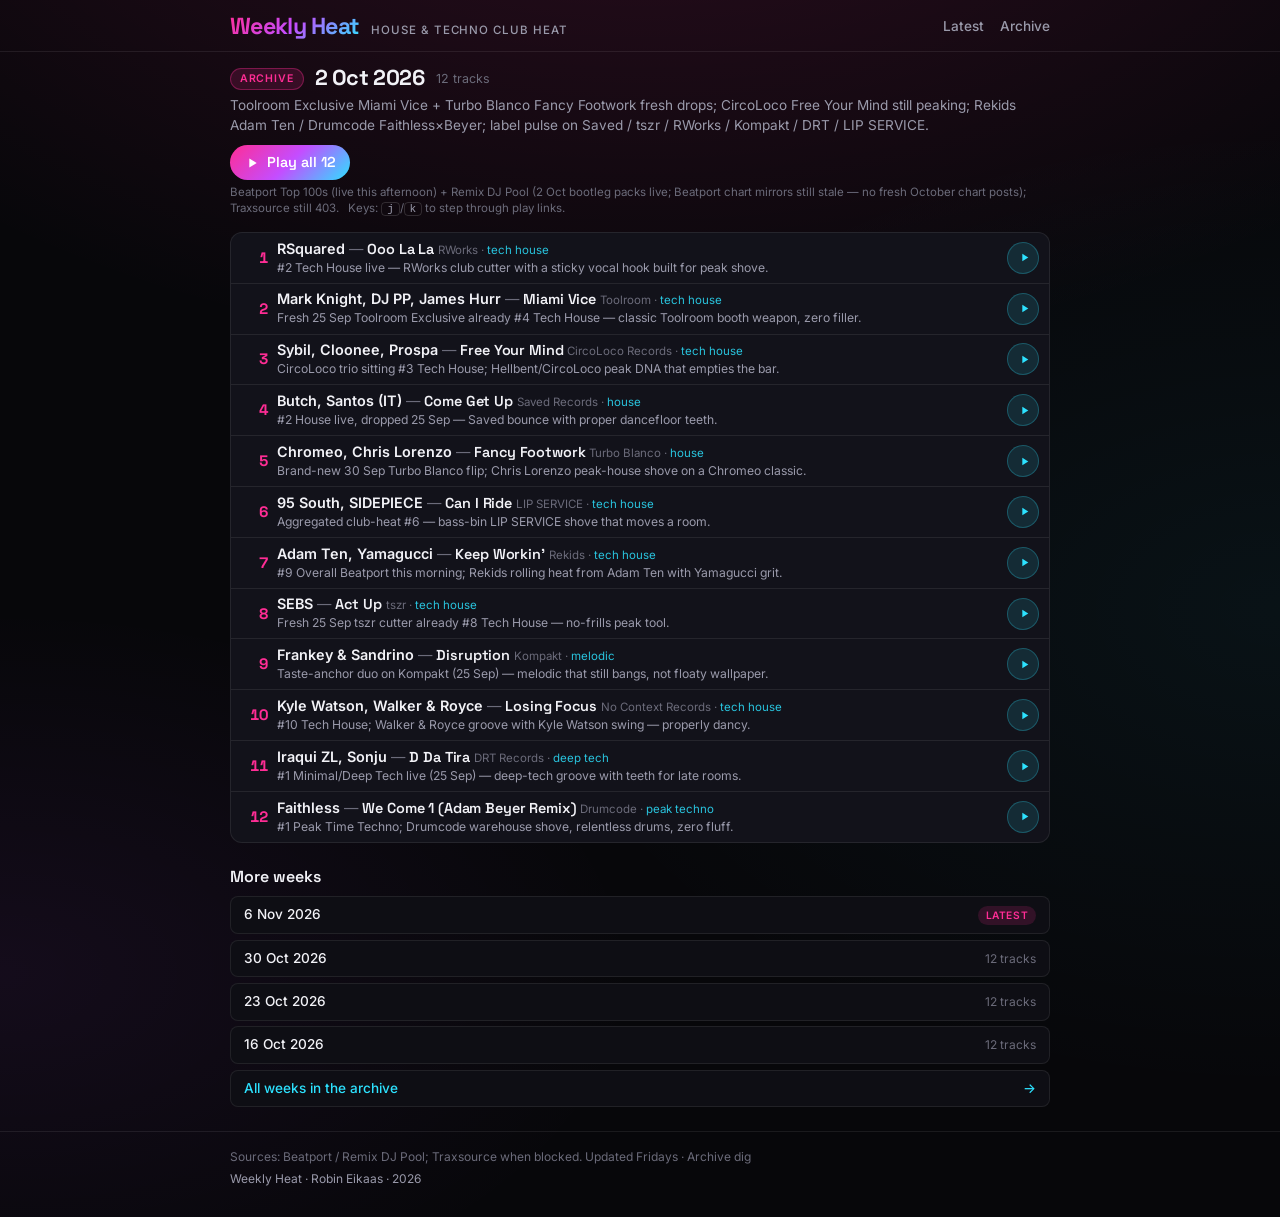
<file: week/2026-10-02.html>
<!DOCTYPE html>
<html lang="en">
<head>
  <meta charset="utf-8">
  <meta name="viewport" content="width=device-width, initial-scale=1">
  <meta name="description" content="Weekly Heat — 2 Oct 2026 house &amp; techno club digs. 12 tracks with why-it-matters.">
  <title>Weekly Heat — 2 Oct 2026</title>
  <link rel="preconnect" href="https://fonts.googleapis.com">
  <link rel="preconnect" href="https://fonts.gstatic.com" crossorigin>
  <link href="https://fonts.googleapis.com/css2?family=Inter:wght@400;500;600&family=Space+Grotesk:wght@500;600;700&display=swap" rel="stylesheet">
  <link rel="stylesheet" href="../assets/styles.css">
</head>
<body>
  <a class="skip-link" href="#tracks">Skip to tracks</a>
  <header class="site-header">
    <div class="wrap header-row">
      <div class="brand">
        <p class="wordmark"><a href="../index.html">Weekly Heat</a></p>
        <p class="tagline">house &amp; techno club heat</p>
      </div>
      <nav aria-label="Primary">
        <ul class="nav-links">
          <li><a href="../index.html">Latest</a></li>
          <li><a href="../archive.html">Archive</a></li>
        </ul>
      </nav>
    </div>
  </header>

  <main>
    <section class="hero wrap">
      <p class="hero-top"><span class="hero-badge">Archive</span><span class="hero-date">2 Oct 2026</span><span class="hero-count">12 tracks</span></p>
      <p class="hero-scene">Toolroom Exclusive Miami Vice + Turbo Blanco Fancy Footwork fresh drops; CircoLoco Free Your Mind still peaking; Rekids Adam Ten / Drumcode Faithless×Beyer; label pulse on Saved / tszr / RWorks / Kompakt / DRT / LIP SERVICE.</p>
      <p class="hero-actions"><a class="play-all" href="https://www.youtube.com/watch_videos?video_ids=NtzEM9JyZHU,-G6r3ysdllA,Sti8WUGuVk8,QTx2aQ84biE,3ZKq2ptu7qw,9cXJp5RgpaM,EF1ioUudRNA,rTo1oViAZ5E,GgLGczWaXa0,Nq6U7BLmmFM,E5BY9vUMOdM,0BSks86BFmE" target="_blank" rel="noopener noreferrer"><svg viewBox="0 0 24 24" aria-hidden="true" fill="currentColor"><path d="M8 5.14v13.72L19 12 8 5.14z"/></svg> Play all 12</a></p>
      <p class="hero-meta">Beatport Top 100s (live this afternoon) + Remix DJ Pool (2 Oct bootleg packs live; Beatport chart mirrors still stale — no fresh October chart posts); Traxsource still 403. <span class="kb-hint">Keys: <kbd>j</kbd>/<kbd>k</kbd> to step through play links.</span></p>
    </section>

    <section class="wrap" aria-label="12 editorial digs">
      <ol class="tracklist" id="tracks">
      <li class="trk" id="track-1">
        <span class="trk-rank" aria-label="Rank 1">1</span>
        <div class="trk-main">
          <p class="trk-line"><span class="trk-artists">RSquared</span><span class="trk-sep"> — </span><span class="trk-title">Ooo La La</span> <span class="trk-meta">RWorks · <span class="trk-lane">tech house</span></span></p>
          <p class="trk-blurb">#2 Tech House live — RWorks club cutter with a sticky vocal hook built for peak shove.</p>
        </div>
        <a class="trk-play" href="https://music.youtube.com/watch?v=NtzEM9JyZHU" target="_blank" rel="noopener noreferrer" aria-label="Play RSquared — Ooo La La on YouTube Music" title="Play on YouTube Music"><svg viewBox="0 0 24 24" aria-hidden="true" fill="currentColor"><path d="M8 5.14v13.72L19 12 8 5.14z"/></svg></a>
      </li>
      <li class="trk" id="track-2">
        <span class="trk-rank" aria-label="Rank 2">2</span>
        <div class="trk-main">
          <p class="trk-line"><span class="trk-artists">Mark Knight, DJ PP, James Hurr</span><span class="trk-sep"> — </span><span class="trk-title">Miami Vice</span> <span class="trk-meta">Toolroom · <span class="trk-lane">tech house</span></span></p>
          <p class="trk-blurb">Fresh 25 Sep Toolroom Exclusive already #4 Tech House — classic Toolroom booth weapon, zero filler.</p>
        </div>
        <a class="trk-play" href="https://music.youtube.com/watch?v=-G6r3ysdllA" target="_blank" rel="noopener noreferrer" aria-label="Play Mark Knight, DJ PP, James Hurr — Miami Vice on YouTube Music" title="Play on YouTube Music"><svg viewBox="0 0 24 24" aria-hidden="true" fill="currentColor"><path d="M8 5.14v13.72L19 12 8 5.14z"/></svg></a>
      </li>
      <li class="trk" id="track-3">
        <span class="trk-rank" aria-label="Rank 3">3</span>
        <div class="trk-main">
          <p class="trk-line"><span class="trk-artists">Sybil, Cloonee, Prospa</span><span class="trk-sep"> — </span><span class="trk-title">Free Your Mind</span> <span class="trk-meta">CircoLoco Records · <span class="trk-lane">tech house</span></span></p>
          <p class="trk-blurb">CircoLoco trio sitting #3 Tech House; Hellbent/CircoLoco peak DNA that empties the bar.</p>
        </div>
        <a class="trk-play" href="https://music.youtube.com/watch?v=Sti8WUGuVk8" target="_blank" rel="noopener noreferrer" aria-label="Play Sybil, Cloonee, Prospa — Free Your Mind on YouTube Music" title="Play on YouTube Music"><svg viewBox="0 0 24 24" aria-hidden="true" fill="currentColor"><path d="M8 5.14v13.72L19 12 8 5.14z"/></svg></a>
      </li>
      <li class="trk" id="track-4">
        <span class="trk-rank" aria-label="Rank 4">4</span>
        <div class="trk-main">
          <p class="trk-line"><span class="trk-artists">Butch, Santos (IT)</span><span class="trk-sep"> — </span><span class="trk-title">Come Get Up</span> <span class="trk-meta">Saved Records · <span class="trk-lane">house</span></span></p>
          <p class="trk-blurb">#2 House live, dropped 25 Sep — Saved bounce with proper dancefloor teeth.</p>
        </div>
        <a class="trk-play" href="https://music.youtube.com/watch?v=QTx2aQ84biE" target="_blank" rel="noopener noreferrer" aria-label="Play Butch, Santos (IT) — Come Get Up on YouTube Music" title="Play on YouTube Music"><svg viewBox="0 0 24 24" aria-hidden="true" fill="currentColor"><path d="M8 5.14v13.72L19 12 8 5.14z"/></svg></a>
      </li>
      <li class="trk" id="track-5">
        <span class="trk-rank" aria-label="Rank 5">5</span>
        <div class="trk-main">
          <p class="trk-line"><span class="trk-artists">Chromeo, Chris Lorenzo</span><span class="trk-sep"> — </span><span class="trk-title">Fancy Footwork</span> <span class="trk-meta">Turbo Blanco · <span class="trk-lane">house</span></span></p>
          <p class="trk-blurb">Brand-new 30 Sep Turbo Blanco flip; Chris Lorenzo peak-house shove on a Chromeo classic.</p>
        </div>
        <a class="trk-play" href="https://music.youtube.com/watch?v=3ZKq2ptu7qw" target="_blank" rel="noopener noreferrer" aria-label="Play Chromeo, Chris Lorenzo — Fancy Footwork on YouTube Music" title="Play on YouTube Music"><svg viewBox="0 0 24 24" aria-hidden="true" fill="currentColor"><path d="M8 5.14v13.72L19 12 8 5.14z"/></svg></a>
      </li>
      <li class="trk" id="track-6">
        <span class="trk-rank" aria-label="Rank 6">6</span>
        <div class="trk-main">
          <p class="trk-line"><span class="trk-artists">95 South, SIDEPIECE</span><span class="trk-sep"> — </span><span class="trk-title">Can I Ride</span> <span class="trk-meta">LIP SERVICE · <span class="trk-lane">tech house</span></span></p>
          <p class="trk-blurb">Aggregated club-heat #6 — bass-bin LIP SERVICE shove that moves a room.</p>
        </div>
        <a class="trk-play" href="https://music.youtube.com/watch?v=9cXJp5RgpaM" target="_blank" rel="noopener noreferrer" aria-label="Play 95 South, SIDEPIECE — Can I Ride on YouTube Music" title="Play on YouTube Music"><svg viewBox="0 0 24 24" aria-hidden="true" fill="currentColor"><path d="M8 5.14v13.72L19 12 8 5.14z"/></svg></a>
      </li>
      <li class="trk" id="track-7">
        <span class="trk-rank" aria-label="Rank 7">7</span>
        <div class="trk-main">
          <p class="trk-line"><span class="trk-artists">Adam Ten, Yamagucci</span><span class="trk-sep"> — </span><span class="trk-title">Keep Workin&#x27;</span> <span class="trk-meta">Rekids · <span class="trk-lane">tech house</span></span></p>
          <p class="trk-blurb">#9 Overall Beatport this morning; Rekids rolling heat from Adam Ten with Yamagucci grit.</p>
        </div>
        <a class="trk-play" href="https://music.youtube.com/watch?v=EF1ioUudRNA" target="_blank" rel="noopener noreferrer" aria-label="Play Adam Ten, Yamagucci — Keep Workin&#x27; on YouTube Music" title="Play on YouTube Music"><svg viewBox="0 0 24 24" aria-hidden="true" fill="currentColor"><path d="M8 5.14v13.72L19 12 8 5.14z"/></svg></a>
      </li>
      <li class="trk" id="track-8">
        <span class="trk-rank" aria-label="Rank 8">8</span>
        <div class="trk-main">
          <p class="trk-line"><span class="trk-artists">SEBS</span><span class="trk-sep"> — </span><span class="trk-title">Act Up</span> <span class="trk-meta">tszr · <span class="trk-lane">tech house</span></span></p>
          <p class="trk-blurb">Fresh 25 Sep tszr cutter already #8 Tech House — no-frills peak tool.</p>
        </div>
        <a class="trk-play" href="https://music.youtube.com/watch?v=rTo1oViAZ5E" target="_blank" rel="noopener noreferrer" aria-label="Play SEBS — Act Up on YouTube Music" title="Play on YouTube Music"><svg viewBox="0 0 24 24" aria-hidden="true" fill="currentColor"><path d="M8 5.14v13.72L19 12 8 5.14z"/></svg></a>
      </li>
      <li class="trk" id="track-9">
        <span class="trk-rank" aria-label="Rank 9">9</span>
        <div class="trk-main">
          <p class="trk-line"><span class="trk-artists">Frankey &amp; Sandrino</span><span class="trk-sep"> — </span><span class="trk-title">Disruption</span> <span class="trk-meta">Kompakt · <span class="trk-lane">melodic</span></span></p>
          <p class="trk-blurb">Taste-anchor duo on Kompakt (25 Sep) — melodic that still bangs, not floaty wallpaper.</p>
        </div>
        <a class="trk-play" href="https://music.youtube.com/watch?v=GgLGczWaXa0" target="_blank" rel="noopener noreferrer" aria-label="Play Frankey &amp; Sandrino — Disruption on YouTube Music" title="Play on YouTube Music"><svg viewBox="0 0 24 24" aria-hidden="true" fill="currentColor"><path d="M8 5.14v13.72L19 12 8 5.14z"/></svg></a>
      </li>
      <li class="trk" id="track-10">
        <span class="trk-rank" aria-label="Rank 10">10</span>
        <div class="trk-main">
          <p class="trk-line"><span class="trk-artists">Kyle Watson, Walker &amp; Royce</span><span class="trk-sep"> — </span><span class="trk-title">Losing Focus</span> <span class="trk-meta">No Context Records · <span class="trk-lane">tech house</span></span></p>
          <p class="trk-blurb">#10 Tech House; Walker &amp; Royce groove with Kyle Watson swing — properly dancy.</p>
        </div>
        <a class="trk-play" href="https://music.youtube.com/watch?v=Nq6U7BLmmFM" target="_blank" rel="noopener noreferrer" aria-label="Play Kyle Watson, Walker &amp; Royce — Losing Focus on YouTube Music" title="Play on YouTube Music"><svg viewBox="0 0 24 24" aria-hidden="true" fill="currentColor"><path d="M8 5.14v13.72L19 12 8 5.14z"/></svg></a>
      </li>
      <li class="trk" id="track-11">
        <span class="trk-rank" aria-label="Rank 11">11</span>
        <div class="trk-main">
          <p class="trk-line"><span class="trk-artists">Iraqui ZL, Sonju</span><span class="trk-sep"> — </span><span class="trk-title">D Da Tira</span> <span class="trk-meta">DRT Records · <span class="trk-lane">deep tech</span></span></p>
          <p class="trk-blurb">#1 Minimal/Deep Tech live (25 Sep) — deep-tech groove with teeth for late rooms.</p>
        </div>
        <a class="trk-play" href="https://music.youtube.com/watch?v=E5BY9vUMOdM" target="_blank" rel="noopener noreferrer" aria-label="Play Iraqui ZL, Sonju — D Da Tira on YouTube Music" title="Play on YouTube Music"><svg viewBox="0 0 24 24" aria-hidden="true" fill="currentColor"><path d="M8 5.14v13.72L19 12 8 5.14z"/></svg></a>
      </li>
      <li class="trk" id="track-12">
        <span class="trk-rank" aria-label="Rank 12">12</span>
        <div class="trk-main">
          <p class="trk-line"><span class="trk-artists">Faithless</span><span class="trk-sep"> — </span><span class="trk-title">We Come 1 (Adam Beyer Remix)</span> <span class="trk-meta">Drumcode · <span class="trk-lane">peak techno</span></span></p>
          <p class="trk-blurb">#1 Peak Time Techno; Drumcode warehouse shove, relentless drums, zero fluff.</p>
        </div>
        <a class="trk-play" href="https://music.youtube.com/watch?v=0BSks86BFmE" target="_blank" rel="noopener noreferrer" aria-label="Play Faithless — We Come 1 (Adam Beyer Remix) on YouTube Music" title="Play on YouTube Music"><svg viewBox="0 0 24 24" aria-hidden="true" fill="currentColor"><path d="M8 5.14v13.72L19 12 8 5.14z"/></svg></a>
      </li>
      </ol>
    </section>

    <section class="prev-weeks wrap" id="previous" aria-labelledby="prev-heading">
      <h2 id="prev-heading">More weeks</h2>
      <ul class="week-links">
        <li><a href="../index.html"><span>6 Nov 2026</span><span class="pill">Latest</span></a></li>
        <li><a href="../week/2026-10-30.html"><span>30 Oct 2026</span><span class="muted">12 tracks</span></a></li>
        <li><a href="../week/2026-10-23.html"><span>23 Oct 2026</span><span class="muted">12 tracks</span></a></li>
        <li><a href="../week/2026-10-16.html"><span>16 Oct 2026</span><span class="muted">12 tracks</span></a></li>
        <li><a class="all-weeks" href="../archive.html"><span>All weeks in the archive</span><span aria-hidden="true">→</span></a></li>
      </ul>
    </section>
  </main>

  <footer class="site-footer">
    <div class="wrap">
      <p>Sources: Beatport / Remix DJ Pool; Traxsource when blocked. Updated Fridays · Archive dig</p>
      <p class="credit">Weekly Heat · Robin Eikaas · <span id="year">2026</span></p>
    </div>
  </footer>
  <script src="../assets/site.js" defer></script>
</body>
</html>
</file>
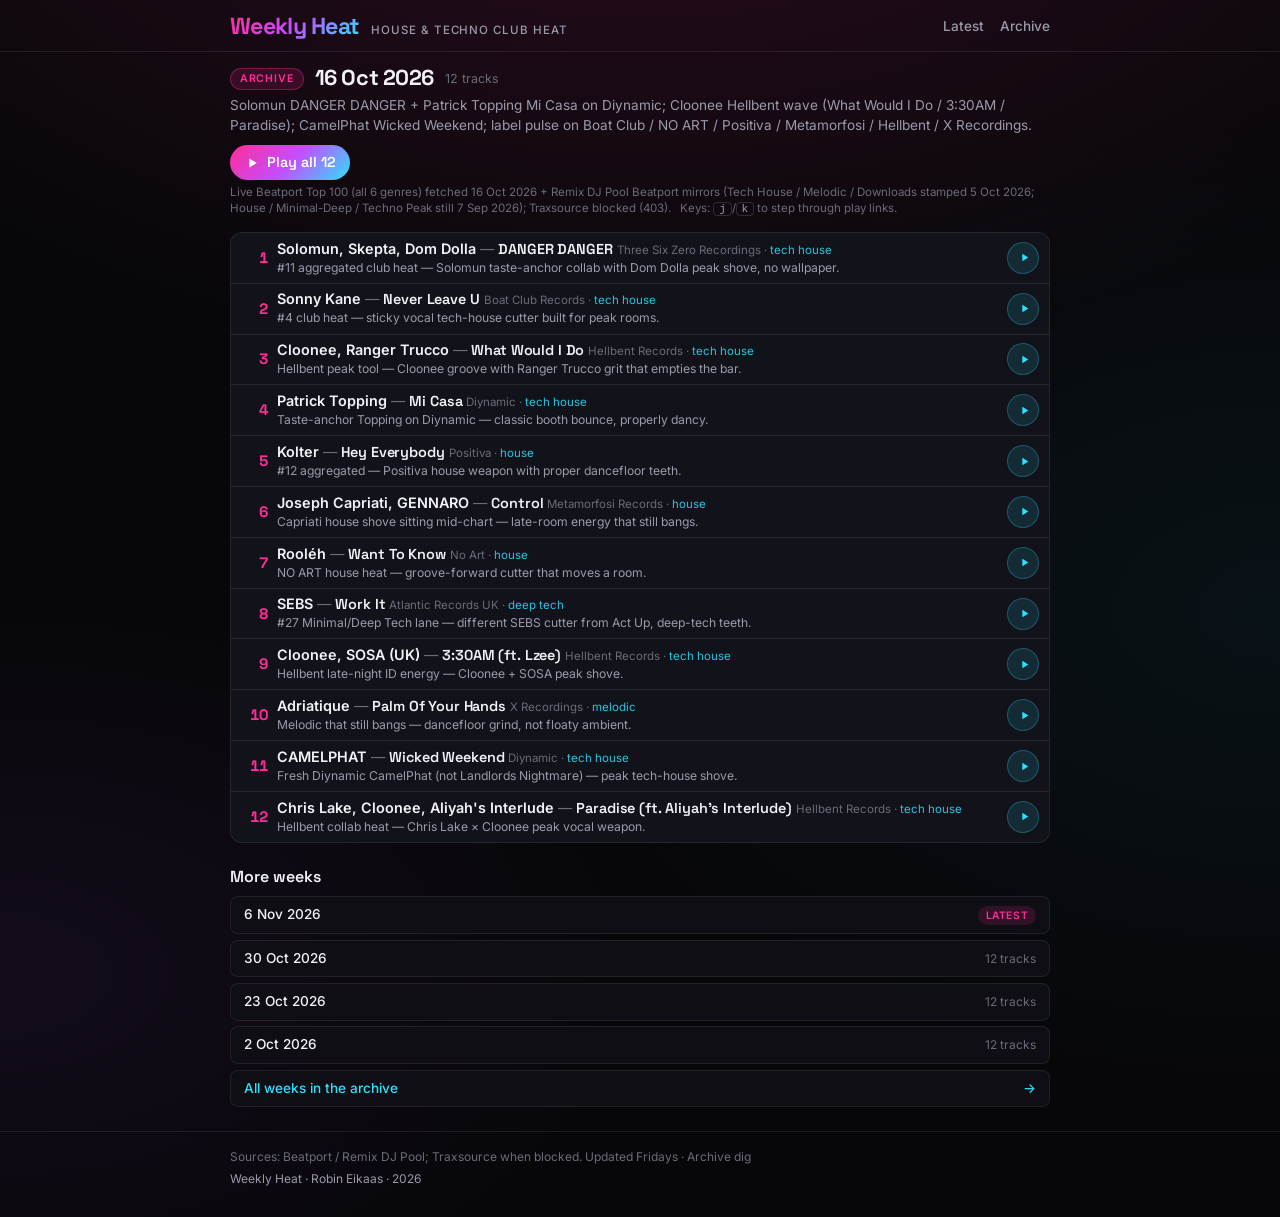
<file: week/2026-10-16.html>
<!DOCTYPE html>
<html lang="en">
<head>
  <meta charset="utf-8">
  <meta name="viewport" content="width=device-width, initial-scale=1">
  <meta name="description" content="Weekly Heat — 16 Oct 2026 house &amp; techno club digs. 12 tracks with why-it-matters.">
  <title>Weekly Heat — 16 Oct 2026</title>
  <link rel="preconnect" href="https://fonts.googleapis.com">
  <link rel="preconnect" href="https://fonts.gstatic.com" crossorigin>
  <link href="https://fonts.googleapis.com/css2?family=Inter:wght@400;500;600&family=Space+Grotesk:wght@500;600;700&display=swap" rel="stylesheet">
  <link rel="stylesheet" href="../assets/styles.css">
</head>
<body>
  <a class="skip-link" href="#tracks">Skip to tracks</a>
  <header class="site-header">
    <div class="wrap header-row">
      <div class="brand">
        <p class="wordmark"><a href="../index.html">Weekly Heat</a></p>
        <p class="tagline">house &amp; techno club heat</p>
      </div>
      <nav aria-label="Primary">
        <ul class="nav-links">
          <li><a href="../index.html">Latest</a></li>
          <li><a href="../archive.html">Archive</a></li>
        </ul>
      </nav>
    </div>
  </header>

  <main>
    <section class="hero wrap">
      <p class="hero-top"><span class="hero-badge">Archive</span><span class="hero-date">16 Oct 2026</span><span class="hero-count">12 tracks</span></p>
      <p class="hero-scene">Solomun DANGER DANGER + Patrick Topping Mi Casa on Diynamic; Cloonee Hellbent wave (What Would I Do / 3:30AM / Paradise); CamelPhat Wicked Weekend; label pulse on Boat Club / NO ART / Positiva / Metamorfosi / Hellbent / X Recordings.</p>
      <p class="hero-actions"><a class="play-all" href="https://www.youtube.com/watch_videos?video_ids=4eoaXkydIsM,egTM0nyZmr0,fZknRetRDgo,DFlaCVFijgM,oeDtMcTmc34,DlmuIXUJ9UQ,Q6GXYwnySlU,EuI7hBPVCKo,FoshKZE-Jow,lZU9Ybf4R0Q,L7aNSyC8Y0Q,zv-DrIE9DXk" target="_blank" rel="noopener noreferrer"><svg viewBox="0 0 24 24" aria-hidden="true" fill="currentColor"><path d="M8 5.14v13.72L19 12 8 5.14z"/></svg> Play all 12</a></p>
      <p class="hero-meta">Live Beatport Top 100 (all 6 genres) fetched 16 Oct 2026 + Remix DJ Pool Beatport mirrors (Tech House / Melodic / Downloads stamped 5 Oct 2026; House / Minimal-Deep / Techno Peak still 7 Sep 2026); Traxsource blocked (403). <span class="kb-hint">Keys: <kbd>j</kbd>/<kbd>k</kbd> to step through play links.</span></p>
    </section>

    <section class="wrap" aria-label="12 editorial digs">
      <ol class="tracklist" id="tracks">
      <li class="trk" id="track-1">
        <span class="trk-rank" aria-label="Rank 1">1</span>
        <div class="trk-main">
          <p class="trk-line"><span class="trk-artists">Solomun, Skepta, Dom Dolla</span><span class="trk-sep"> — </span><span class="trk-title">DANGER DANGER</span> <span class="trk-meta">Three Six Zero Recordings · <span class="trk-lane">tech house</span></span></p>
          <p class="trk-blurb">#11 aggregated club heat — Solomun taste-anchor collab with Dom Dolla peak shove, no wallpaper.</p>
        </div>
        <a class="trk-play" href="https://music.youtube.com/watch?v=4eoaXkydIsM" target="_blank" rel="noopener noreferrer" aria-label="Play Solomun, Skepta, Dom Dolla — DANGER DANGER on YouTube Music" title="Play on YouTube Music"><svg viewBox="0 0 24 24" aria-hidden="true" fill="currentColor"><path d="M8 5.14v13.72L19 12 8 5.14z"/></svg></a>
      </li>
      <li class="trk" id="track-2">
        <span class="trk-rank" aria-label="Rank 2">2</span>
        <div class="trk-main">
          <p class="trk-line"><span class="trk-artists">Sonny Kane</span><span class="trk-sep"> — </span><span class="trk-title">Never Leave U</span> <span class="trk-meta">Boat Club Records · <span class="trk-lane">tech house</span></span></p>
          <p class="trk-blurb">#4 club heat — sticky vocal tech-house cutter built for peak rooms.</p>
        </div>
        <a class="trk-play" href="https://music.youtube.com/watch?v=egTM0nyZmr0" target="_blank" rel="noopener noreferrer" aria-label="Play Sonny Kane — Never Leave U on YouTube Music" title="Play on YouTube Music"><svg viewBox="0 0 24 24" aria-hidden="true" fill="currentColor"><path d="M8 5.14v13.72L19 12 8 5.14z"/></svg></a>
      </li>
      <li class="trk" id="track-3">
        <span class="trk-rank" aria-label="Rank 3">3</span>
        <div class="trk-main">
          <p class="trk-line"><span class="trk-artists">Cloonee, Ranger Trucco</span><span class="trk-sep"> — </span><span class="trk-title">What Would I Do</span> <span class="trk-meta">Hellbent Records · <span class="trk-lane">tech house</span></span></p>
          <p class="trk-blurb">Hellbent peak tool — Cloonee groove with Ranger Trucco grit that empties the bar.</p>
        </div>
        <a class="trk-play" href="https://music.youtube.com/watch?v=fZknRetRDgo" target="_blank" rel="noopener noreferrer" aria-label="Play Cloonee, Ranger Trucco — What Would I Do on YouTube Music" title="Play on YouTube Music"><svg viewBox="0 0 24 24" aria-hidden="true" fill="currentColor"><path d="M8 5.14v13.72L19 12 8 5.14z"/></svg></a>
      </li>
      <li class="trk" id="track-4">
        <span class="trk-rank" aria-label="Rank 4">4</span>
        <div class="trk-main">
          <p class="trk-line"><span class="trk-artists">Patrick Topping</span><span class="trk-sep"> — </span><span class="trk-title">Mi Casa</span> <span class="trk-meta">Diynamic · <span class="trk-lane">tech house</span></span></p>
          <p class="trk-blurb">Taste-anchor Topping on Diynamic — classic booth bounce, properly dancy.</p>
        </div>
        <a class="trk-play" href="https://music.youtube.com/watch?v=DFlaCVFijgM" target="_blank" rel="noopener noreferrer" aria-label="Play Patrick Topping — Mi Casa on YouTube Music" title="Play on YouTube Music"><svg viewBox="0 0 24 24" aria-hidden="true" fill="currentColor"><path d="M8 5.14v13.72L19 12 8 5.14z"/></svg></a>
      </li>
      <li class="trk" id="track-5">
        <span class="trk-rank" aria-label="Rank 5">5</span>
        <div class="trk-main">
          <p class="trk-line"><span class="trk-artists">Kolter</span><span class="trk-sep"> — </span><span class="trk-title">Hey Everybody</span> <span class="trk-meta">Positiva · <span class="trk-lane">house</span></span></p>
          <p class="trk-blurb">#12 aggregated — Positiva house weapon with proper dancefloor teeth.</p>
        </div>
        <a class="trk-play" href="https://music.youtube.com/watch?v=oeDtMcTmc34" target="_blank" rel="noopener noreferrer" aria-label="Play Kolter — Hey Everybody on YouTube Music" title="Play on YouTube Music"><svg viewBox="0 0 24 24" aria-hidden="true" fill="currentColor"><path d="M8 5.14v13.72L19 12 8 5.14z"/></svg></a>
      </li>
      <li class="trk" id="track-6">
        <span class="trk-rank" aria-label="Rank 6">6</span>
        <div class="trk-main">
          <p class="trk-line"><span class="trk-artists">Joseph Capriati, GENNARO</span><span class="trk-sep"> — </span><span class="trk-title">Control</span> <span class="trk-meta">Metamorfosi Records · <span class="trk-lane">house</span></span></p>
          <p class="trk-blurb">Capriati house shove sitting mid-chart — late-room energy that still bangs.</p>
        </div>
        <a class="trk-play" href="https://music.youtube.com/watch?v=DlmuIXUJ9UQ" target="_blank" rel="noopener noreferrer" aria-label="Play Joseph Capriati, GENNARO — Control on YouTube Music" title="Play on YouTube Music"><svg viewBox="0 0 24 24" aria-hidden="true" fill="currentColor"><path d="M8 5.14v13.72L19 12 8 5.14z"/></svg></a>
      </li>
      <li class="trk" id="track-7">
        <span class="trk-rank" aria-label="Rank 7">7</span>
        <div class="trk-main">
          <p class="trk-line"><span class="trk-artists">Rooléh</span><span class="trk-sep"> — </span><span class="trk-title">Want To Know</span> <span class="trk-meta">No Art · <span class="trk-lane">house</span></span></p>
          <p class="trk-blurb">NO ART house heat — groove-forward cutter that moves a room.</p>
        </div>
        <a class="trk-play" href="https://music.youtube.com/watch?v=Q6GXYwnySlU" target="_blank" rel="noopener noreferrer" aria-label="Play Rooléh — Want To Know on YouTube Music" title="Play on YouTube Music"><svg viewBox="0 0 24 24" aria-hidden="true" fill="currentColor"><path d="M8 5.14v13.72L19 12 8 5.14z"/></svg></a>
      </li>
      <li class="trk" id="track-8">
        <span class="trk-rank" aria-label="Rank 8">8</span>
        <div class="trk-main">
          <p class="trk-line"><span class="trk-artists">SEBS</span><span class="trk-sep"> — </span><span class="trk-title">Work It</span> <span class="trk-meta">Atlantic Records UK · <span class="trk-lane">deep tech</span></span></p>
          <p class="trk-blurb">#27 Minimal/Deep Tech lane — different SEBS cutter from Act Up, deep-tech teeth.</p>
        </div>
        <a class="trk-play" href="https://music.youtube.com/watch?v=EuI7hBPVCKo" target="_blank" rel="noopener noreferrer" aria-label="Play SEBS — Work It on YouTube Music" title="Play on YouTube Music"><svg viewBox="0 0 24 24" aria-hidden="true" fill="currentColor"><path d="M8 5.14v13.72L19 12 8 5.14z"/></svg></a>
      </li>
      <li class="trk" id="track-9">
        <span class="trk-rank" aria-label="Rank 9">9</span>
        <div class="trk-main">
          <p class="trk-line"><span class="trk-artists">Cloonee, SOSA (UK)</span><span class="trk-sep"> — </span><span class="trk-title">3:30AM (ft. Lzee)</span> <span class="trk-meta">Hellbent Records · <span class="trk-lane">tech house</span></span></p>
          <p class="trk-blurb">Hellbent late-night ID energy — Cloonee + SOSA peak shove.</p>
        </div>
        <a class="trk-play" href="https://music.youtube.com/watch?v=FoshKZE-Jow" target="_blank" rel="noopener noreferrer" aria-label="Play Cloonee, SOSA (UK) — 3:30AM (ft. Lzee) on YouTube Music" title="Play on YouTube Music"><svg viewBox="0 0 24 24" aria-hidden="true" fill="currentColor"><path d="M8 5.14v13.72L19 12 8 5.14z"/></svg></a>
      </li>
      <li class="trk" id="track-10">
        <span class="trk-rank" aria-label="Rank 10">10</span>
        <div class="trk-main">
          <p class="trk-line"><span class="trk-artists">Adriatique</span><span class="trk-sep"> — </span><span class="trk-title">Palm Of Your Hands</span> <span class="trk-meta">X Recordings · <span class="trk-lane">melodic</span></span></p>
          <p class="trk-blurb">Melodic that still bangs — dancefloor grind, not floaty ambient.</p>
        </div>
        <a class="trk-play" href="https://music.youtube.com/watch?v=lZU9Ybf4R0Q" target="_blank" rel="noopener noreferrer" aria-label="Play Adriatique — Palm Of Your Hands on YouTube Music" title="Play on YouTube Music"><svg viewBox="0 0 24 24" aria-hidden="true" fill="currentColor"><path d="M8 5.14v13.72L19 12 8 5.14z"/></svg></a>
      </li>
      <li class="trk" id="track-11">
        <span class="trk-rank" aria-label="Rank 11">11</span>
        <div class="trk-main">
          <p class="trk-line"><span class="trk-artists">CAMELPHAT</span><span class="trk-sep"> — </span><span class="trk-title">Wicked Weekend</span> <span class="trk-meta">Diynamic · <span class="trk-lane">tech house</span></span></p>
          <p class="trk-blurb">Fresh Diynamic CamelPhat (not Landlords Nightmare) — peak tech-house shove.</p>
        </div>
        <a class="trk-play" href="https://music.youtube.com/watch?v=L7aNSyC8Y0Q" target="_blank" rel="noopener noreferrer" aria-label="Play CAMELPHAT — Wicked Weekend on YouTube Music" title="Play on YouTube Music"><svg viewBox="0 0 24 24" aria-hidden="true" fill="currentColor"><path d="M8 5.14v13.72L19 12 8 5.14z"/></svg></a>
      </li>
      <li class="trk" id="track-12">
        <span class="trk-rank" aria-label="Rank 12">12</span>
        <div class="trk-main">
          <p class="trk-line"><span class="trk-artists">Chris Lake, Cloonee, Aliyah&#x27;s Interlude</span><span class="trk-sep"> — </span><span class="trk-title">Paradise (ft. Aliyah&#x27;s Interlude)</span> <span class="trk-meta">Hellbent Records · <span class="trk-lane">tech house</span></span></p>
          <p class="trk-blurb">Hellbent collab heat — Chris Lake × Cloonee peak vocal weapon.</p>
        </div>
        <a class="trk-play" href="https://music.youtube.com/watch?v=zv-DrIE9DXk" target="_blank" rel="noopener noreferrer" aria-label="Play Chris Lake, Cloonee, Aliyah&#x27;s Interlude — Paradise (ft. Aliyah&#x27;s Interlude) on YouTube Music" title="Play on YouTube Music"><svg viewBox="0 0 24 24" aria-hidden="true" fill="currentColor"><path d="M8 5.14v13.72L19 12 8 5.14z"/></svg></a>
      </li>
      </ol>
    </section>

    <section class="prev-weeks wrap" id="previous" aria-labelledby="prev-heading">
      <h2 id="prev-heading">More weeks</h2>
      <ul class="week-links">
        <li><a href="../index.html"><span>6 Nov 2026</span><span class="pill">Latest</span></a></li>
        <li><a href="../week/2026-10-30.html"><span>30 Oct 2026</span><span class="muted">12 tracks</span></a></li>
        <li><a href="../week/2026-10-23.html"><span>23 Oct 2026</span><span class="muted">12 tracks</span></a></li>
        <li><a href="../week/2026-10-02.html"><span>2 Oct 2026</span><span class="muted">12 tracks</span></a></li>
        <li><a class="all-weeks" href="../archive.html"><span>All weeks in the archive</span><span aria-hidden="true">→</span></a></li>
      </ul>
    </section>
  </main>

  <footer class="site-footer">
    <div class="wrap">
      <p>Sources: Beatport / Remix DJ Pool; Traxsource when blocked. Updated Fridays · Archive dig</p>
      <p class="credit">Weekly Heat · Robin Eikaas · <span id="year">2026</span></p>
    </div>
  </footer>
  <script src="../assets/site.js" defer></script>
</body>
</html>
</file>
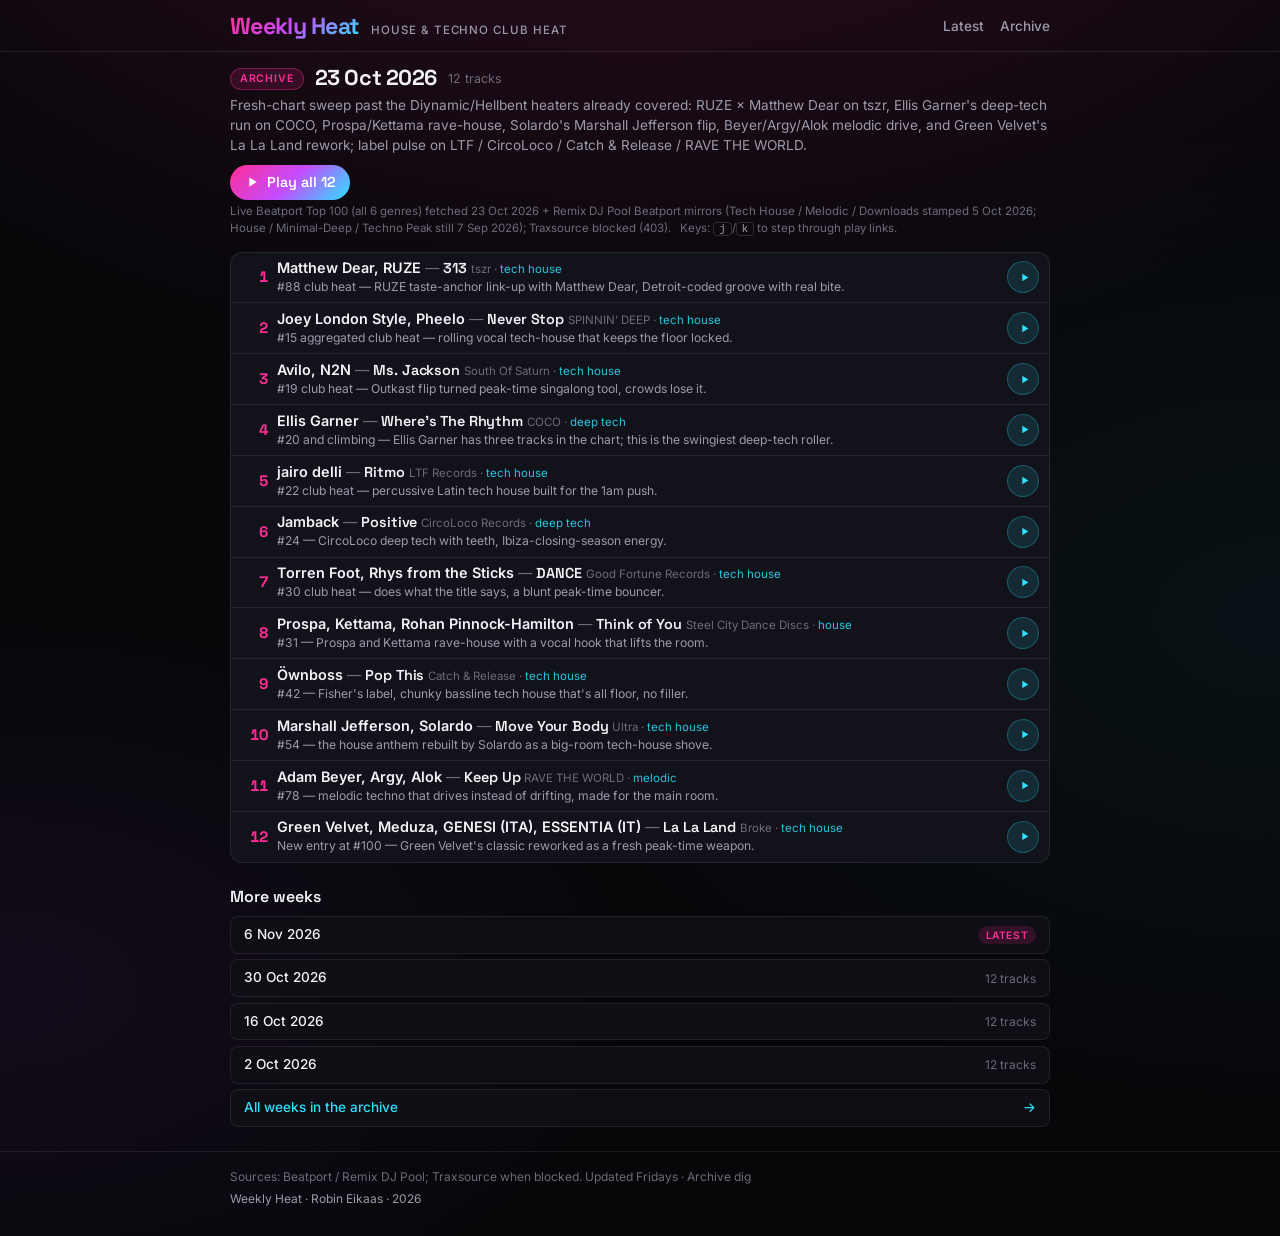
<file: week/2026-10-23.html>
<!DOCTYPE html>
<html lang="en">
<head>
  <meta charset="utf-8">
  <meta name="viewport" content="width=device-width, initial-scale=1">
  <meta name="description" content="Weekly Heat — 23 Oct 2026 house &amp; techno club digs. 12 tracks with why-it-matters.">
  <title>Weekly Heat — 23 Oct 2026</title>
  <link rel="preconnect" href="https://fonts.googleapis.com">
  <link rel="preconnect" href="https://fonts.gstatic.com" crossorigin>
  <link href="https://fonts.googleapis.com/css2?family=Inter:wght@400;500;600&family=Space+Grotesk:wght@500;600;700&display=swap" rel="stylesheet">
  <link rel="stylesheet" href="../assets/styles.css">
</head>
<body>
  <a class="skip-link" href="#tracks">Skip to tracks</a>
  <header class="site-header">
    <div class="wrap header-row">
      <div class="brand">
        <p class="wordmark"><a href="../index.html">Weekly Heat</a></p>
        <p class="tagline">house &amp; techno club heat</p>
      </div>
      <nav aria-label="Primary">
        <ul class="nav-links">
          <li><a href="../index.html">Latest</a></li>
          <li><a href="../archive.html">Archive</a></li>
        </ul>
      </nav>
    </div>
  </header>

  <main>
    <section class="hero wrap">
      <p class="hero-top"><span class="hero-badge">Archive</span><span class="hero-date">23 Oct 2026</span><span class="hero-count">12 tracks</span></p>
      <p class="hero-scene">Fresh-chart sweep past the Diynamic/Hellbent heaters already covered: RUZE × Matthew Dear on tszr, Ellis Garner&#x27;s deep-tech run on COCO, Prospa/Kettama rave-house, Solardo&#x27;s Marshall Jefferson flip, Beyer/Argy/Alok melodic drive, and Green Velvet&#x27;s La La Land rework; label pulse on LTF / CircoLoco / Catch &amp; Release / RAVE THE WORLD.</p>
      <p class="hero-actions"><a class="play-all" href="https://www.youtube.com/watch_videos?video_ids=WQ2TTNFSWgI,kGbZ8LJt-4A,B270kxK7iHc,o0-mcvhCnBQ,6_YD8-IbauY,COqeUEhmWwA,EYJxGbpaoqU,d2iWMT9lBb4,sPoVROa6C0s,yFdbueklpwY,pUVYqacxNdY,nVbrJKlDUmU" target="_blank" rel="noopener noreferrer"><svg viewBox="0 0 24 24" aria-hidden="true" fill="currentColor"><path d="M8 5.14v13.72L19 12 8 5.14z"/></svg> Play all 12</a></p>
      <p class="hero-meta">Live Beatport Top 100 (all 6 genres) fetched 23 Oct 2026 + Remix DJ Pool Beatport mirrors (Tech House / Melodic / Downloads stamped 5 Oct 2026; House / Minimal-Deep / Techno Peak still 7 Sep 2026); Traxsource blocked (403). <span class="kb-hint">Keys: <kbd>j</kbd>/<kbd>k</kbd> to step through play links.</span></p>
    </section>

    <section class="wrap" aria-label="12 editorial digs">
      <ol class="tracklist" id="tracks">
      <li class="trk" id="track-1">
        <span class="trk-rank" aria-label="Rank 1">1</span>
        <div class="trk-main">
          <p class="trk-line"><span class="trk-artists">Matthew Dear, RUZE</span><span class="trk-sep"> — </span><span class="trk-title">313</span> <span class="trk-meta">tszr · <span class="trk-lane">tech house</span></span></p>
          <p class="trk-blurb">#88 club heat — RUZE taste-anchor link-up with Matthew Dear, Detroit-coded groove with real bite.</p>
        </div>
        <a class="trk-play" href="https://music.youtube.com/watch?v=WQ2TTNFSWgI" target="_blank" rel="noopener noreferrer" aria-label="Play Matthew Dear, RUZE — 313 on YouTube Music" title="Play on YouTube Music"><svg viewBox="0 0 24 24" aria-hidden="true" fill="currentColor"><path d="M8 5.14v13.72L19 12 8 5.14z"/></svg></a>
      </li>
      <li class="trk" id="track-2">
        <span class="trk-rank" aria-label="Rank 2">2</span>
        <div class="trk-main">
          <p class="trk-line"><span class="trk-artists">Joey London Style, Pheelo</span><span class="trk-sep"> — </span><span class="trk-title">Never Stop</span> <span class="trk-meta">SPINNIN&#x27; DEEP · <span class="trk-lane">tech house</span></span></p>
          <p class="trk-blurb">#15 aggregated club heat — rolling vocal tech-house that keeps the floor locked.</p>
        </div>
        <a class="trk-play" href="https://music.youtube.com/watch?v=kGbZ8LJt-4A" target="_blank" rel="noopener noreferrer" aria-label="Play Joey London Style, Pheelo — Never Stop on YouTube Music" title="Play on YouTube Music"><svg viewBox="0 0 24 24" aria-hidden="true" fill="currentColor"><path d="M8 5.14v13.72L19 12 8 5.14z"/></svg></a>
      </li>
      <li class="trk" id="track-3">
        <span class="trk-rank" aria-label="Rank 3">3</span>
        <div class="trk-main">
          <p class="trk-line"><span class="trk-artists">Avilo, N2N</span><span class="trk-sep"> — </span><span class="trk-title">Ms. Jackson</span> <span class="trk-meta">South Of Saturn · <span class="trk-lane">tech house</span></span></p>
          <p class="trk-blurb">#19 club heat — Outkast flip turned peak-time singalong tool, crowds lose it.</p>
        </div>
        <a class="trk-play" href="https://music.youtube.com/watch?v=B270kxK7iHc" target="_blank" rel="noopener noreferrer" aria-label="Play Avilo, N2N — Ms. Jackson on YouTube Music" title="Play on YouTube Music"><svg viewBox="0 0 24 24" aria-hidden="true" fill="currentColor"><path d="M8 5.14v13.72L19 12 8 5.14z"/></svg></a>
      </li>
      <li class="trk" id="track-4">
        <span class="trk-rank" aria-label="Rank 4">4</span>
        <div class="trk-main">
          <p class="trk-line"><span class="trk-artists">Ellis Garner</span><span class="trk-sep"> — </span><span class="trk-title">Where&#x27;s The Rhythm</span> <span class="trk-meta">COCO · <span class="trk-lane">deep tech</span></span></p>
          <p class="trk-blurb">#20 and climbing — Ellis Garner has three tracks in the chart; this is the swingiest deep-tech roller.</p>
        </div>
        <a class="trk-play" href="https://music.youtube.com/watch?v=o0-mcvhCnBQ" target="_blank" rel="noopener noreferrer" aria-label="Play Ellis Garner — Where&#x27;s The Rhythm on YouTube Music" title="Play on YouTube Music"><svg viewBox="0 0 24 24" aria-hidden="true" fill="currentColor"><path d="M8 5.14v13.72L19 12 8 5.14z"/></svg></a>
      </li>
      <li class="trk" id="track-5">
        <span class="trk-rank" aria-label="Rank 5">5</span>
        <div class="trk-main">
          <p class="trk-line"><span class="trk-artists">jairo delli</span><span class="trk-sep"> — </span><span class="trk-title">Ritmo</span> <span class="trk-meta">LTF Records · <span class="trk-lane">tech house</span></span></p>
          <p class="trk-blurb">#22 club heat — percussive Latin tech house built for the 1am push.</p>
        </div>
        <a class="trk-play" href="https://music.youtube.com/watch?v=6_YD8-IbauY" target="_blank" rel="noopener noreferrer" aria-label="Play jairo delli — Ritmo on YouTube Music" title="Play on YouTube Music"><svg viewBox="0 0 24 24" aria-hidden="true" fill="currentColor"><path d="M8 5.14v13.72L19 12 8 5.14z"/></svg></a>
      </li>
      <li class="trk" id="track-6">
        <span class="trk-rank" aria-label="Rank 6">6</span>
        <div class="trk-main">
          <p class="trk-line"><span class="trk-artists">Jamback</span><span class="trk-sep"> — </span><span class="trk-title">Positive</span> <span class="trk-meta">CircoLoco Records · <span class="trk-lane">deep tech</span></span></p>
          <p class="trk-blurb">#24 — CircoLoco deep tech with teeth, Ibiza-closing-season energy.</p>
        </div>
        <a class="trk-play" href="https://music.youtube.com/watch?v=COqeUEhmWwA" target="_blank" rel="noopener noreferrer" aria-label="Play Jamback — Positive on YouTube Music" title="Play on YouTube Music"><svg viewBox="0 0 24 24" aria-hidden="true" fill="currentColor"><path d="M8 5.14v13.72L19 12 8 5.14z"/></svg></a>
      </li>
      <li class="trk" id="track-7">
        <span class="trk-rank" aria-label="Rank 7">7</span>
        <div class="trk-main">
          <p class="trk-line"><span class="trk-artists">Torren Foot, Rhys from the Sticks</span><span class="trk-sep"> — </span><span class="trk-title">DANCE</span> <span class="trk-meta">Good Fortune Records · <span class="trk-lane">tech house</span></span></p>
          <p class="trk-blurb">#30 club heat — does what the title says, a blunt peak-time bouncer.</p>
        </div>
        <a class="trk-play" href="https://music.youtube.com/watch?v=EYJxGbpaoqU" target="_blank" rel="noopener noreferrer" aria-label="Play Torren Foot, Rhys from the Sticks — DANCE on YouTube Music" title="Play on YouTube Music"><svg viewBox="0 0 24 24" aria-hidden="true" fill="currentColor"><path d="M8 5.14v13.72L19 12 8 5.14z"/></svg></a>
      </li>
      <li class="trk" id="track-8">
        <span class="trk-rank" aria-label="Rank 8">8</span>
        <div class="trk-main">
          <p class="trk-line"><span class="trk-artists">Prospa, Kettama, Rohan Pinnock-Hamilton</span><span class="trk-sep"> — </span><span class="trk-title">Think of You</span> <span class="trk-meta">Steel City Dance Discs · <span class="trk-lane">house</span></span></p>
          <p class="trk-blurb">#31 — Prospa and Kettama rave-house with a vocal hook that lifts the room.</p>
        </div>
        <a class="trk-play" href="https://music.youtube.com/watch?v=d2iWMT9lBb4" target="_blank" rel="noopener noreferrer" aria-label="Play Prospa, Kettama, Rohan Pinnock-Hamilton — Think of You on YouTube Music" title="Play on YouTube Music"><svg viewBox="0 0 24 24" aria-hidden="true" fill="currentColor"><path d="M8 5.14v13.72L19 12 8 5.14z"/></svg></a>
      </li>
      <li class="trk" id="track-9">
        <span class="trk-rank" aria-label="Rank 9">9</span>
        <div class="trk-main">
          <p class="trk-line"><span class="trk-artists">Öwnboss</span><span class="trk-sep"> — </span><span class="trk-title">Pop This</span> <span class="trk-meta">Catch &amp; Release · <span class="trk-lane">tech house</span></span></p>
          <p class="trk-blurb">#42 — Fisher&#x27;s label, chunky bassline tech house that&#x27;s all floor, no filler.</p>
        </div>
        <a class="trk-play" href="https://music.youtube.com/watch?v=sPoVROa6C0s" target="_blank" rel="noopener noreferrer" aria-label="Play Öwnboss — Pop This on YouTube Music" title="Play on YouTube Music"><svg viewBox="0 0 24 24" aria-hidden="true" fill="currentColor"><path d="M8 5.14v13.72L19 12 8 5.14z"/></svg></a>
      </li>
      <li class="trk" id="track-10">
        <span class="trk-rank" aria-label="Rank 10">10</span>
        <div class="trk-main">
          <p class="trk-line"><span class="trk-artists">Marshall Jefferson, Solardo</span><span class="trk-sep"> — </span><span class="trk-title">Move Your Body</span> <span class="trk-meta">Ultra · <span class="trk-lane">tech house</span></span></p>
          <p class="trk-blurb">#54 — the house anthem rebuilt by Solardo as a big-room tech-house shove.</p>
        </div>
        <a class="trk-play" href="https://music.youtube.com/watch?v=yFdbueklpwY" target="_blank" rel="noopener noreferrer" aria-label="Play Marshall Jefferson, Solardo — Move Your Body on YouTube Music" title="Play on YouTube Music"><svg viewBox="0 0 24 24" aria-hidden="true" fill="currentColor"><path d="M8 5.14v13.72L19 12 8 5.14z"/></svg></a>
      </li>
      <li class="trk" id="track-11">
        <span class="trk-rank" aria-label="Rank 11">11</span>
        <div class="trk-main">
          <p class="trk-line"><span class="trk-artists">Adam Beyer, Argy, Alok</span><span class="trk-sep"> — </span><span class="trk-title">Keep Up</span> <span class="trk-meta">RAVE THE WORLD · <span class="trk-lane">melodic</span></span></p>
          <p class="trk-blurb">#78 — melodic techno that drives instead of drifting, made for the main room.</p>
        </div>
        <a class="trk-play" href="https://music.youtube.com/watch?v=pUVYqacxNdY" target="_blank" rel="noopener noreferrer" aria-label="Play Adam Beyer, Argy, Alok — Keep Up on YouTube Music" title="Play on YouTube Music"><svg viewBox="0 0 24 24" aria-hidden="true" fill="currentColor"><path d="M8 5.14v13.72L19 12 8 5.14z"/></svg></a>
      </li>
      <li class="trk" id="track-12">
        <span class="trk-rank" aria-label="Rank 12">12</span>
        <div class="trk-main">
          <p class="trk-line"><span class="trk-artists">Green Velvet, Meduza, GENESI (ITA), ESSENTIA (IT)</span><span class="trk-sep"> — </span><span class="trk-title">La La Land</span> <span class="trk-meta">Broke · <span class="trk-lane">tech house</span></span></p>
          <p class="trk-blurb">New entry at #100 — Green Velvet&#x27;s classic reworked as a fresh peak-time weapon.</p>
        </div>
        <a class="trk-play" href="https://music.youtube.com/watch?v=nVbrJKlDUmU" target="_blank" rel="noopener noreferrer" aria-label="Play Green Velvet, Meduza, GENESI (ITA), ESSENTIA (IT) — La La Land on YouTube Music" title="Play on YouTube Music"><svg viewBox="0 0 24 24" aria-hidden="true" fill="currentColor"><path d="M8 5.14v13.72L19 12 8 5.14z"/></svg></a>
      </li>
      </ol>
    </section>

    <section class="prev-weeks wrap" id="previous" aria-labelledby="prev-heading">
      <h2 id="prev-heading">More weeks</h2>
      <ul class="week-links">
        <li><a href="../index.html"><span>6 Nov 2026</span><span class="pill">Latest</span></a></li>
        <li><a href="../week/2026-10-30.html"><span>30 Oct 2026</span><span class="muted">12 tracks</span></a></li>
        <li><a href="../week/2026-10-16.html"><span>16 Oct 2026</span><span class="muted">12 tracks</span></a></li>
        <li><a href="../week/2026-10-02.html"><span>2 Oct 2026</span><span class="muted">12 tracks</span></a></li>
        <li><a class="all-weeks" href="../archive.html"><span>All weeks in the archive</span><span aria-hidden="true">→</span></a></li>
      </ul>
    </section>
  </main>

  <footer class="site-footer">
    <div class="wrap">
      <p>Sources: Beatport / Remix DJ Pool; Traxsource when blocked. Updated Fridays · Archive dig</p>
      <p class="credit">Weekly Heat · Robin Eikaas · <span id="year">2026</span></p>
    </div>
  </footer>
  <script src="../assets/site.js" defer></script>
</body>
</html>
</file>
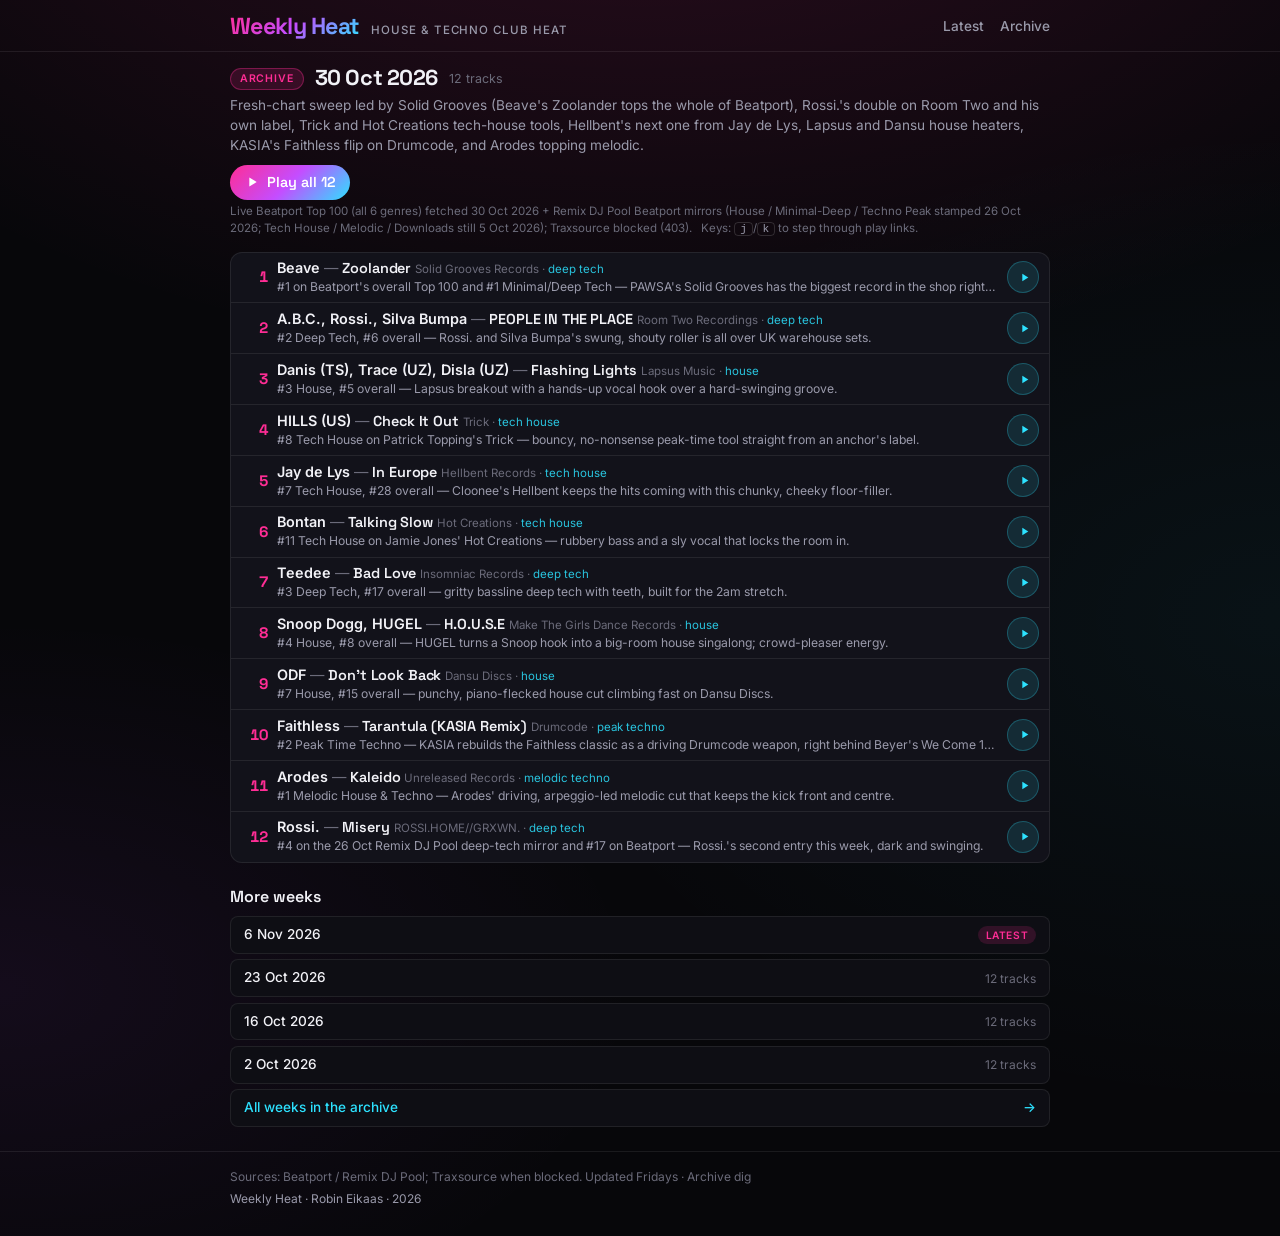
<file: week/2026-10-30.html>
<!DOCTYPE html>
<html lang="en">
<head>
  <meta charset="utf-8">
  <meta name="viewport" content="width=device-width, initial-scale=1">
  <meta name="description" content="Weekly Heat — 30 Oct 2026 house &amp; techno club digs. 12 tracks with why-it-matters.">
  <title>Weekly Heat — 30 Oct 2026</title>
  <link rel="preconnect" href="https://fonts.googleapis.com">
  <link rel="preconnect" href="https://fonts.gstatic.com" crossorigin>
  <link href="https://fonts.googleapis.com/css2?family=Inter:wght@400;500;600&family=Space+Grotesk:wght@500;600;700&display=swap" rel="stylesheet">
  <link rel="stylesheet" href="../assets/styles.css">
</head>
<body>
  <a class="skip-link" href="#tracks">Skip to tracks</a>
  <header class="site-header">
    <div class="wrap header-row">
      <div class="brand">
        <p class="wordmark"><a href="../index.html">Weekly Heat</a></p>
        <p class="tagline">house &amp; techno club heat</p>
      </div>
      <nav aria-label="Primary">
        <ul class="nav-links">
          <li><a href="../index.html">Latest</a></li>
          <li><a href="../archive.html">Archive</a></li>
        </ul>
      </nav>
    </div>
  </header>

  <main>
    <section class="hero wrap">
      <p class="hero-top"><span class="hero-badge">Archive</span><span class="hero-date">30 Oct 2026</span><span class="hero-count">12 tracks</span></p>
      <p class="hero-scene">Fresh-chart sweep led by Solid Grooves (Beave&#x27;s Zoolander tops the whole of Beatport), Rossi.&#x27;s double on Room Two and his own label, Trick and Hot Creations tech-house tools, Hellbent&#x27;s next one from Jay de Lys, Lapsus and Dansu house heaters, KASIA&#x27;s Faithless flip on Drumcode, and Arodes topping melodic.</p>
      <p class="hero-actions"><a class="play-all" href="https://www.youtube.com/watch_videos?video_ids=MbJZbarQAgM,KNeDMGq6vLw,38zCMWXhn80,a9KF9iDN_9g,xbY97sCNkW4,33ZtZUMrD1s,iP7slNwS7QQ,RN1Y_8ig6e0,K7DZY1F33pg,snwsRSZs_qw,lSEpiIjvPGg,ABI5o3IfyAs" target="_blank" rel="noopener noreferrer"><svg viewBox="0 0 24 24" aria-hidden="true" fill="currentColor"><path d="M8 5.14v13.72L19 12 8 5.14z"/></svg> Play all 12</a></p>
      <p class="hero-meta">Live Beatport Top 100 (all 6 genres) fetched 30 Oct 2026 + Remix DJ Pool Beatport mirrors (House / Minimal-Deep / Techno Peak stamped 26 Oct 2026; Tech House / Melodic / Downloads still 5 Oct 2026); Traxsource blocked (403). <span class="kb-hint">Keys: <kbd>j</kbd>/<kbd>k</kbd> to step through play links.</span></p>
    </section>

    <section class="wrap" aria-label="12 editorial digs">
      <ol class="tracklist" id="tracks">
      <li class="trk" id="track-1">
        <span class="trk-rank" aria-label="Rank 1">1</span>
        <div class="trk-main">
          <p class="trk-line"><span class="trk-artists">Beave</span><span class="trk-sep"> — </span><span class="trk-title">Zoolander</span> <span class="trk-meta">Solid Grooves Records · <span class="trk-lane">deep tech</span></span></p>
          <p class="trk-blurb">#1 on Beatport&#x27;s overall Top 100 and #1 Minimal/Deep Tech — PAWSA&#x27;s Solid Grooves has the biggest record in the shop right now.</p>
        </div>
        <a class="trk-play" href="https://music.youtube.com/watch?v=MbJZbarQAgM" target="_blank" rel="noopener noreferrer" aria-label="Play Beave — Zoolander on YouTube Music" title="Play on YouTube Music"><svg viewBox="0 0 24 24" aria-hidden="true" fill="currentColor"><path d="M8 5.14v13.72L19 12 8 5.14z"/></svg></a>
      </li>
      <li class="trk" id="track-2">
        <span class="trk-rank" aria-label="Rank 2">2</span>
        <div class="trk-main">
          <p class="trk-line"><span class="trk-artists">A.B.C., Rossi., Silva Bumpa</span><span class="trk-sep"> — </span><span class="trk-title">PEOPLE IN THE PLACE</span> <span class="trk-meta">Room Two Recordings · <span class="trk-lane">deep tech</span></span></p>
          <p class="trk-blurb">#2 Deep Tech, #6 overall — Rossi. and Silva Bumpa&#x27;s swung, shouty roller is all over UK warehouse sets.</p>
        </div>
        <a class="trk-play" href="https://music.youtube.com/watch?v=KNeDMGq6vLw" target="_blank" rel="noopener noreferrer" aria-label="Play A.B.C., Rossi., Silva Bumpa — PEOPLE IN THE PLACE on YouTube Music" title="Play on YouTube Music"><svg viewBox="0 0 24 24" aria-hidden="true" fill="currentColor"><path d="M8 5.14v13.72L19 12 8 5.14z"/></svg></a>
      </li>
      <li class="trk" id="track-3">
        <span class="trk-rank" aria-label="Rank 3">3</span>
        <div class="trk-main">
          <p class="trk-line"><span class="trk-artists">Danis (TS), Trace (UZ), Disla (UZ)</span><span class="trk-sep"> — </span><span class="trk-title">Flashing Lights</span> <span class="trk-meta">Lapsus Music · <span class="trk-lane">house</span></span></p>
          <p class="trk-blurb">#3 House, #5 overall — Lapsus breakout with a hands-up vocal hook over a hard-swinging groove.</p>
        </div>
        <a class="trk-play" href="https://music.youtube.com/watch?v=38zCMWXhn80" target="_blank" rel="noopener noreferrer" aria-label="Play Danis (TS), Trace (UZ), Disla (UZ) — Flashing Lights on YouTube Music" title="Play on YouTube Music"><svg viewBox="0 0 24 24" aria-hidden="true" fill="currentColor"><path d="M8 5.14v13.72L19 12 8 5.14z"/></svg></a>
      </li>
      <li class="trk" id="track-4">
        <span class="trk-rank" aria-label="Rank 4">4</span>
        <div class="trk-main">
          <p class="trk-line"><span class="trk-artists">HILLS (US)</span><span class="trk-sep"> — </span><span class="trk-title">Check It Out</span> <span class="trk-meta">Trick · <span class="trk-lane">tech house</span></span></p>
          <p class="trk-blurb">#8 Tech House on Patrick Topping&#x27;s Trick — bouncy, no-nonsense peak-time tool straight from an anchor&#x27;s label.</p>
        </div>
        <a class="trk-play" href="https://music.youtube.com/watch?v=a9KF9iDN_9g" target="_blank" rel="noopener noreferrer" aria-label="Play HILLS (US) — Check It Out on YouTube Music" title="Play on YouTube Music"><svg viewBox="0 0 24 24" aria-hidden="true" fill="currentColor"><path d="M8 5.14v13.72L19 12 8 5.14z"/></svg></a>
      </li>
      <li class="trk" id="track-5">
        <span class="trk-rank" aria-label="Rank 5">5</span>
        <div class="trk-main">
          <p class="trk-line"><span class="trk-artists">Jay de Lys</span><span class="trk-sep"> — </span><span class="trk-title">In Europe</span> <span class="trk-meta">Hellbent Records · <span class="trk-lane">tech house</span></span></p>
          <p class="trk-blurb">#7 Tech House, #28 overall — Cloonee&#x27;s Hellbent keeps the hits coming with this chunky, cheeky floor-filler.</p>
        </div>
        <a class="trk-play" href="https://music.youtube.com/watch?v=xbY97sCNkW4" target="_blank" rel="noopener noreferrer" aria-label="Play Jay de Lys — In Europe on YouTube Music" title="Play on YouTube Music"><svg viewBox="0 0 24 24" aria-hidden="true" fill="currentColor"><path d="M8 5.14v13.72L19 12 8 5.14z"/></svg></a>
      </li>
      <li class="trk" id="track-6">
        <span class="trk-rank" aria-label="Rank 6">6</span>
        <div class="trk-main">
          <p class="trk-line"><span class="trk-artists">Bontan</span><span class="trk-sep"> — </span><span class="trk-title">Talking Slow</span> <span class="trk-meta">Hot Creations · <span class="trk-lane">tech house</span></span></p>
          <p class="trk-blurb">#11 Tech House on Jamie Jones&#x27; Hot Creations — rubbery bass and a sly vocal that locks the room in.</p>
        </div>
        <a class="trk-play" href="https://music.youtube.com/watch?v=33ZtZUMrD1s" target="_blank" rel="noopener noreferrer" aria-label="Play Bontan — Talking Slow on YouTube Music" title="Play on YouTube Music"><svg viewBox="0 0 24 24" aria-hidden="true" fill="currentColor"><path d="M8 5.14v13.72L19 12 8 5.14z"/></svg></a>
      </li>
      <li class="trk" id="track-7">
        <span class="trk-rank" aria-label="Rank 7">7</span>
        <div class="trk-main">
          <p class="trk-line"><span class="trk-artists">Teedee</span><span class="trk-sep"> — </span><span class="trk-title">Bad Love</span> <span class="trk-meta">Insomniac Records · <span class="trk-lane">deep tech</span></span></p>
          <p class="trk-blurb">#3 Deep Tech, #17 overall — gritty bassline deep tech with teeth, built for the 2am stretch.</p>
        </div>
        <a class="trk-play" href="https://music.youtube.com/watch?v=iP7slNwS7QQ" target="_blank" rel="noopener noreferrer" aria-label="Play Teedee — Bad Love on YouTube Music" title="Play on YouTube Music"><svg viewBox="0 0 24 24" aria-hidden="true" fill="currentColor"><path d="M8 5.14v13.72L19 12 8 5.14z"/></svg></a>
      </li>
      <li class="trk" id="track-8">
        <span class="trk-rank" aria-label="Rank 8">8</span>
        <div class="trk-main">
          <p class="trk-line"><span class="trk-artists">Snoop Dogg, HUGEL</span><span class="trk-sep"> — </span><span class="trk-title">H.O.U.S.E</span> <span class="trk-meta">Make The Girls Dance Records · <span class="trk-lane">house</span></span></p>
          <p class="trk-blurb">#4 House, #8 overall — HUGEL turns a Snoop hook into a big-room house singalong; crowd-pleaser energy.</p>
        </div>
        <a class="trk-play" href="https://music.youtube.com/watch?v=RN1Y_8ig6e0" target="_blank" rel="noopener noreferrer" aria-label="Play Snoop Dogg, HUGEL — H.O.U.S.E on YouTube Music" title="Play on YouTube Music"><svg viewBox="0 0 24 24" aria-hidden="true" fill="currentColor"><path d="M8 5.14v13.72L19 12 8 5.14z"/></svg></a>
      </li>
      <li class="trk" id="track-9">
        <span class="trk-rank" aria-label="Rank 9">9</span>
        <div class="trk-main">
          <p class="trk-line"><span class="trk-artists">ODF</span><span class="trk-sep"> — </span><span class="trk-title">Don&#x27;t Look Back</span> <span class="trk-meta">Dansu Discs · <span class="trk-lane">house</span></span></p>
          <p class="trk-blurb">#7 House, #15 overall — punchy, piano-flecked house cut climbing fast on Dansu Discs.</p>
        </div>
        <a class="trk-play" href="https://music.youtube.com/watch?v=K7DZY1F33pg" target="_blank" rel="noopener noreferrer" aria-label="Play ODF — Don&#x27;t Look Back on YouTube Music" title="Play on YouTube Music"><svg viewBox="0 0 24 24" aria-hidden="true" fill="currentColor"><path d="M8 5.14v13.72L19 12 8 5.14z"/></svg></a>
      </li>
      <li class="trk" id="track-10">
        <span class="trk-rank" aria-label="Rank 10">10</span>
        <div class="trk-main">
          <p class="trk-line"><span class="trk-artists">Faithless</span><span class="trk-sep"> — </span><span class="trk-title">Tarantula (KASIA Remix)</span> <span class="trk-meta">Drumcode · <span class="trk-lane">peak techno</span></span></p>
          <p class="trk-blurb">#2 Peak Time Techno — KASIA rebuilds the Faithless classic as a driving Drumcode weapon, right behind Beyer&#x27;s We Come 1 rework.</p>
        </div>
        <a class="trk-play" href="https://music.youtube.com/watch?v=snwsRSZs_qw" target="_blank" rel="noopener noreferrer" aria-label="Play Faithless — Tarantula (KASIA Remix) on YouTube Music" title="Play on YouTube Music"><svg viewBox="0 0 24 24" aria-hidden="true" fill="currentColor"><path d="M8 5.14v13.72L19 12 8 5.14z"/></svg></a>
      </li>
      <li class="trk" id="track-11">
        <span class="trk-rank" aria-label="Rank 11">11</span>
        <div class="trk-main">
          <p class="trk-line"><span class="trk-artists">Arodes</span><span class="trk-sep"> — </span><span class="trk-title">Kaleido</span> <span class="trk-meta">Unreleased Records · <span class="trk-lane">melodic techno</span></span></p>
          <p class="trk-blurb">#1 Melodic House &amp; Techno — Arodes&#x27; driving, arpeggio-led melodic cut that keeps the kick front and centre.</p>
        </div>
        <a class="trk-play" href="https://music.youtube.com/watch?v=lSEpiIjvPGg" target="_blank" rel="noopener noreferrer" aria-label="Play Arodes — Kaleido on YouTube Music" title="Play on YouTube Music"><svg viewBox="0 0 24 24" aria-hidden="true" fill="currentColor"><path d="M8 5.14v13.72L19 12 8 5.14z"/></svg></a>
      </li>
      <li class="trk" id="track-12">
        <span class="trk-rank" aria-label="Rank 12">12</span>
        <div class="trk-main">
          <p class="trk-line"><span class="trk-artists">Rossi.</span><span class="trk-sep"> — </span><span class="trk-title">Misery</span> <span class="trk-meta">ROSSI.HOME//GRXWN. · <span class="trk-lane">deep tech</span></span></p>
          <p class="trk-blurb">#4 on the 26 Oct Remix DJ Pool deep-tech mirror and #17 on Beatport — Rossi.&#x27;s second entry this week, dark and swinging.</p>
        </div>
        <a class="trk-play" href="https://music.youtube.com/watch?v=ABI5o3IfyAs" target="_blank" rel="noopener noreferrer" aria-label="Play Rossi. — Misery on YouTube Music" title="Play on YouTube Music"><svg viewBox="0 0 24 24" aria-hidden="true" fill="currentColor"><path d="M8 5.14v13.72L19 12 8 5.14z"/></svg></a>
      </li>
      </ol>
    </section>

    <section class="prev-weeks wrap" id="previous" aria-labelledby="prev-heading">
      <h2 id="prev-heading">More weeks</h2>
      <ul class="week-links">
        <li><a href="../index.html"><span>6 Nov 2026</span><span class="pill">Latest</span></a></li>
        <li><a href="../week/2026-10-23.html"><span>23 Oct 2026</span><span class="muted">12 tracks</span></a></li>
        <li><a href="../week/2026-10-16.html"><span>16 Oct 2026</span><span class="muted">12 tracks</span></a></li>
        <li><a href="../week/2026-10-02.html"><span>2 Oct 2026</span><span class="muted">12 tracks</span></a></li>
        <li><a class="all-weeks" href="../archive.html"><span>All weeks in the archive</span><span aria-hidden="true">→</span></a></li>
      </ul>
    </section>
  </main>

  <footer class="site-footer">
    <div class="wrap">
      <p>Sources: Beatport / Remix DJ Pool; Traxsource when blocked. Updated Fridays · Archive dig</p>
      <p class="credit">Weekly Heat · Robin Eikaas · <span id="year">2026</span></p>
    </div>
  </footer>
  <script src="../assets/site.js" defer></script>
</body>
</html>
</file>
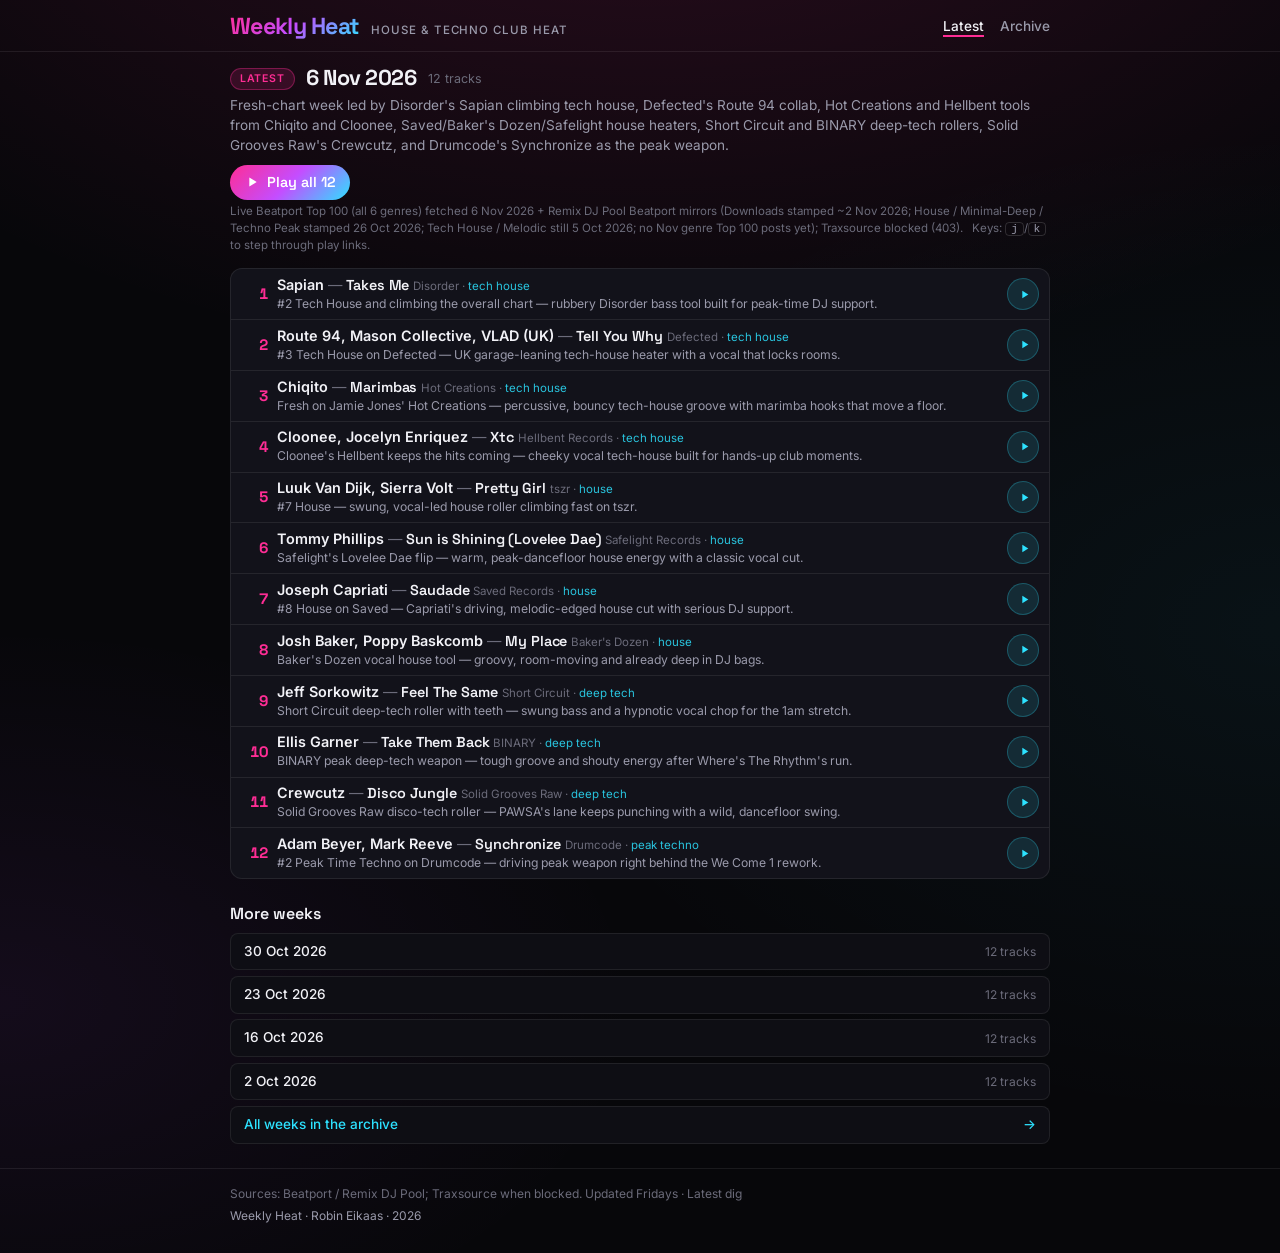
<file: week/2026-11-06.html>
<!DOCTYPE html>
<html lang="en">
<head>
  <meta charset="utf-8">
  <meta name="viewport" content="width=device-width, initial-scale=1">
  <meta name="description" content="Weekly Heat — 6 Nov 2026 house &amp; techno club digs. 12 tracks with why-it-matters.">
  <title>Weekly Heat — 6 Nov 2026</title>
  <link rel="preconnect" href="https://fonts.googleapis.com">
  <link rel="preconnect" href="https://fonts.gstatic.com" crossorigin>
  <link href="https://fonts.googleapis.com/css2?family=Inter:wght@400;500;600&family=Space+Grotesk:wght@500;600;700&display=swap" rel="stylesheet">
  <link rel="stylesheet" href="../assets/styles.css">
</head>
<body>
  <a class="skip-link" href="#tracks">Skip to tracks</a>
  <header class="site-header">
    <div class="wrap header-row">
      <div class="brand">
        <p class="wordmark"><a href="../index.html">Weekly Heat</a></p>
        <p class="tagline">house &amp; techno club heat</p>
      </div>
      <nav aria-label="Primary">
        <ul class="nav-links">
          <li><a href="../index.html" aria-current="page">Latest</a></li>
          <li><a href="../archive.html">Archive</a></li>
        </ul>
      </nav>
    </div>
  </header>

  <main>
    <section class="hero wrap">
      <p class="hero-top"><span class="hero-badge">Latest</span><span class="hero-date">6 Nov 2026</span><span class="hero-count">12 tracks</span></p>
      <p class="hero-scene">Fresh-chart week led by Disorder&#x27;s Sapian climbing tech house, Defected&#x27;s Route 94 collab, Hot Creations and Hellbent tools from Chiqito and Cloonee, Saved/Baker&#x27;s Dozen/Safelight house heaters, Short Circuit and BINARY deep-tech rollers, Solid Grooves Raw&#x27;s Crewcutz, and Drumcode&#x27;s Synchronize as the peak weapon.</p>
      <p class="hero-actions"><a class="play-all" href="https://www.youtube.com/watch_videos?video_ids=OXRj7rhXJpc,tZP04p565cE,j_JEW7kPrg8,-tH_-NEQD78,vA35voJtHAc,Jri5BZi7bU0,QUycJPjiYcM,sK4n2s4kRJk,xaYih-CVS60,P9PEDBqBfhc,NC1dTcJt0dc,VK0n_rGzRuc" target="_blank" rel="noopener noreferrer"><svg viewBox="0 0 24 24" aria-hidden="true" fill="currentColor"><path d="M8 5.14v13.72L19 12 8 5.14z"/></svg> Play all 12</a></p>
      <p class="hero-meta">Live Beatport Top 100 (all 6 genres) fetched 6 Nov 2026 + Remix DJ Pool Beatport mirrors (Downloads stamped ~2 Nov 2026; House / Minimal-Deep / Techno Peak stamped 26 Oct 2026; Tech House / Melodic still 5 Oct 2026; no Nov genre Top 100 posts yet); Traxsource blocked (403). <span class="kb-hint">Keys: <kbd>j</kbd>/<kbd>k</kbd> to step through play links.</span></p>
    </section>

    <section class="wrap" aria-label="12 editorial digs">
      <ol class="tracklist" id="tracks">
      <li class="trk" id="track-1">
        <span class="trk-rank" aria-label="Rank 1">1</span>
        <div class="trk-main">
          <p class="trk-line"><span class="trk-artists">Sapian</span><span class="trk-sep"> — </span><span class="trk-title">Takes Me</span> <span class="trk-meta">Disorder · <span class="trk-lane">tech house</span></span></p>
          <p class="trk-blurb">#2 Tech House and climbing the overall chart — rubbery Disorder bass tool built for peak-time DJ support.</p>
        </div>
        <a class="trk-play" href="https://music.youtube.com/watch?v=OXRj7rhXJpc" target="_blank" rel="noopener noreferrer" aria-label="Play Sapian — Takes Me on YouTube Music" title="Play on YouTube Music"><svg viewBox="0 0 24 24" aria-hidden="true" fill="currentColor"><path d="M8 5.14v13.72L19 12 8 5.14z"/></svg></a>
      </li>
      <li class="trk" id="track-2">
        <span class="trk-rank" aria-label="Rank 2">2</span>
        <div class="trk-main">
          <p class="trk-line"><span class="trk-artists">Route 94, Mason Collective, VLAD (UK)</span><span class="trk-sep"> — </span><span class="trk-title">Tell You Why</span> <span class="trk-meta">Defected · <span class="trk-lane">tech house</span></span></p>
          <p class="trk-blurb">#3 Tech House on Defected — UK garage-leaning tech-house heater with a vocal that locks rooms.</p>
        </div>
        <a class="trk-play" href="https://music.youtube.com/watch?v=tZP04p565cE" target="_blank" rel="noopener noreferrer" aria-label="Play Route 94, Mason Collective, VLAD (UK) — Tell You Why on YouTube Music" title="Play on YouTube Music"><svg viewBox="0 0 24 24" aria-hidden="true" fill="currentColor"><path d="M8 5.14v13.72L19 12 8 5.14z"/></svg></a>
      </li>
      <li class="trk" id="track-3">
        <span class="trk-rank" aria-label="Rank 3">3</span>
        <div class="trk-main">
          <p class="trk-line"><span class="trk-artists">Chiqito</span><span class="trk-sep"> — </span><span class="trk-title">Marimbas</span> <span class="trk-meta">Hot Creations · <span class="trk-lane">tech house</span></span></p>
          <p class="trk-blurb">Fresh on Jamie Jones&#x27; Hot Creations — percussive, bouncy tech-house groove with marimba hooks that move a floor.</p>
        </div>
        <a class="trk-play" href="https://music.youtube.com/watch?v=j_JEW7kPrg8" target="_blank" rel="noopener noreferrer" aria-label="Play Chiqito — Marimbas on YouTube Music" title="Play on YouTube Music"><svg viewBox="0 0 24 24" aria-hidden="true" fill="currentColor"><path d="M8 5.14v13.72L19 12 8 5.14z"/></svg></a>
      </li>
      <li class="trk" id="track-4">
        <span class="trk-rank" aria-label="Rank 4">4</span>
        <div class="trk-main">
          <p class="trk-line"><span class="trk-artists">Cloonee, Jocelyn Enriquez</span><span class="trk-sep"> — </span><span class="trk-title">Xtc</span> <span class="trk-meta">Hellbent Records · <span class="trk-lane">tech house</span></span></p>
          <p class="trk-blurb">Cloonee&#x27;s Hellbent keeps the hits coming — cheeky vocal tech-house built for hands-up club moments.</p>
        </div>
        <a class="trk-play" href="https://music.youtube.com/watch?v=-tH_-NEQD78" target="_blank" rel="noopener noreferrer" aria-label="Play Cloonee, Jocelyn Enriquez — Xtc on YouTube Music" title="Play on YouTube Music"><svg viewBox="0 0 24 24" aria-hidden="true" fill="currentColor"><path d="M8 5.14v13.72L19 12 8 5.14z"/></svg></a>
      </li>
      <li class="trk" id="track-5">
        <span class="trk-rank" aria-label="Rank 5">5</span>
        <div class="trk-main">
          <p class="trk-line"><span class="trk-artists">Luuk Van Dijk, Sierra Volt</span><span class="trk-sep"> — </span><span class="trk-title">Pretty Girl</span> <span class="trk-meta">tszr · <span class="trk-lane">house</span></span></p>
          <p class="trk-blurb">#7 House — swung, vocal-led house roller climbing fast on tszr.</p>
        </div>
        <a class="trk-play" href="https://music.youtube.com/watch?v=vA35voJtHAc" target="_blank" rel="noopener noreferrer" aria-label="Play Luuk Van Dijk, Sierra Volt — Pretty Girl on YouTube Music" title="Play on YouTube Music"><svg viewBox="0 0 24 24" aria-hidden="true" fill="currentColor"><path d="M8 5.14v13.72L19 12 8 5.14z"/></svg></a>
      </li>
      <li class="trk" id="track-6">
        <span class="trk-rank" aria-label="Rank 6">6</span>
        <div class="trk-main">
          <p class="trk-line"><span class="trk-artists">Tommy Phillips</span><span class="trk-sep"> — </span><span class="trk-title">Sun is Shining (Lovelee Dae)</span> <span class="trk-meta">Safelight Records · <span class="trk-lane">house</span></span></p>
          <p class="trk-blurb">Safelight&#x27;s Lovelee Dae flip — warm, peak-dancefloor house energy with a classic vocal cut.</p>
        </div>
        <a class="trk-play" href="https://music.youtube.com/watch?v=Jri5BZi7bU0" target="_blank" rel="noopener noreferrer" aria-label="Play Tommy Phillips — Sun is Shining (Lovelee Dae) on YouTube Music" title="Play on YouTube Music"><svg viewBox="0 0 24 24" aria-hidden="true" fill="currentColor"><path d="M8 5.14v13.72L19 12 8 5.14z"/></svg></a>
      </li>
      <li class="trk" id="track-7">
        <span class="trk-rank" aria-label="Rank 7">7</span>
        <div class="trk-main">
          <p class="trk-line"><span class="trk-artists">Joseph Capriati</span><span class="trk-sep"> — </span><span class="trk-title">Saudade</span> <span class="trk-meta">Saved Records · <span class="trk-lane">house</span></span></p>
          <p class="trk-blurb">#8 House on Saved — Capriati&#x27;s driving, melodic-edged house cut with serious DJ support.</p>
        </div>
        <a class="trk-play" href="https://music.youtube.com/watch?v=QUycJPjiYcM" target="_blank" rel="noopener noreferrer" aria-label="Play Joseph Capriati — Saudade on YouTube Music" title="Play on YouTube Music"><svg viewBox="0 0 24 24" aria-hidden="true" fill="currentColor"><path d="M8 5.14v13.72L19 12 8 5.14z"/></svg></a>
      </li>
      <li class="trk" id="track-8">
        <span class="trk-rank" aria-label="Rank 8">8</span>
        <div class="trk-main">
          <p class="trk-line"><span class="trk-artists">Josh Baker, Poppy Baskcomb</span><span class="trk-sep"> — </span><span class="trk-title">My Place</span> <span class="trk-meta">Baker&#x27;s Dozen · <span class="trk-lane">house</span></span></p>
          <p class="trk-blurb">Baker&#x27;s Dozen vocal house tool — groovy, room-moving and already deep in DJ bags.</p>
        </div>
        <a class="trk-play" href="https://music.youtube.com/watch?v=sK4n2s4kRJk" target="_blank" rel="noopener noreferrer" aria-label="Play Josh Baker, Poppy Baskcomb — My Place on YouTube Music" title="Play on YouTube Music"><svg viewBox="0 0 24 24" aria-hidden="true" fill="currentColor"><path d="M8 5.14v13.72L19 12 8 5.14z"/></svg></a>
      </li>
      <li class="trk" id="track-9">
        <span class="trk-rank" aria-label="Rank 9">9</span>
        <div class="trk-main">
          <p class="trk-line"><span class="trk-artists">Jeff Sorkowitz</span><span class="trk-sep"> — </span><span class="trk-title">Feel The Same</span> <span class="trk-meta">Short Circuit · <span class="trk-lane">deep tech</span></span></p>
          <p class="trk-blurb">Short Circuit deep-tech roller with teeth — swung bass and a hypnotic vocal chop for the 1am stretch.</p>
        </div>
        <a class="trk-play" href="https://music.youtube.com/watch?v=xaYih-CVS60" target="_blank" rel="noopener noreferrer" aria-label="Play Jeff Sorkowitz — Feel The Same on YouTube Music" title="Play on YouTube Music"><svg viewBox="0 0 24 24" aria-hidden="true" fill="currentColor"><path d="M8 5.14v13.72L19 12 8 5.14z"/></svg></a>
      </li>
      <li class="trk" id="track-10">
        <span class="trk-rank" aria-label="Rank 10">10</span>
        <div class="trk-main">
          <p class="trk-line"><span class="trk-artists">Ellis Garner</span><span class="trk-sep"> — </span><span class="trk-title">Take Them Back</span> <span class="trk-meta">BINARY · <span class="trk-lane">deep tech</span></span></p>
          <p class="trk-blurb">BINARY peak deep-tech weapon — tough groove and shouty energy after Where&#x27;s The Rhythm&#x27;s run.</p>
        </div>
        <a class="trk-play" href="https://music.youtube.com/watch?v=P9PEDBqBfhc" target="_blank" rel="noopener noreferrer" aria-label="Play Ellis Garner — Take Them Back on YouTube Music" title="Play on YouTube Music"><svg viewBox="0 0 24 24" aria-hidden="true" fill="currentColor"><path d="M8 5.14v13.72L19 12 8 5.14z"/></svg></a>
      </li>
      <li class="trk" id="track-11">
        <span class="trk-rank" aria-label="Rank 11">11</span>
        <div class="trk-main">
          <p class="trk-line"><span class="trk-artists">Crewcutz</span><span class="trk-sep"> — </span><span class="trk-title">Disco Jungle</span> <span class="trk-meta">Solid Grooves Raw · <span class="trk-lane">deep tech</span></span></p>
          <p class="trk-blurb">Solid Grooves Raw disco-tech roller — PAWSA&#x27;s lane keeps punching with a wild, dancefloor swing.</p>
        </div>
        <a class="trk-play" href="https://music.youtube.com/watch?v=NC1dTcJt0dc" target="_blank" rel="noopener noreferrer" aria-label="Play Crewcutz — Disco Jungle on YouTube Music" title="Play on YouTube Music"><svg viewBox="0 0 24 24" aria-hidden="true" fill="currentColor"><path d="M8 5.14v13.72L19 12 8 5.14z"/></svg></a>
      </li>
      <li class="trk" id="track-12">
        <span class="trk-rank" aria-label="Rank 12">12</span>
        <div class="trk-main">
          <p class="trk-line"><span class="trk-artists">Adam Beyer, Mark Reeve</span><span class="trk-sep"> — </span><span class="trk-title">Synchronize</span> <span class="trk-meta">Drumcode · <span class="trk-lane">peak techno</span></span></p>
          <p class="trk-blurb">#2 Peak Time Techno on Drumcode — driving peak weapon right behind the We Come 1 rework.</p>
        </div>
        <a class="trk-play" href="https://music.youtube.com/watch?v=VK0n_rGzRuc" target="_blank" rel="noopener noreferrer" aria-label="Play Adam Beyer, Mark Reeve — Synchronize on YouTube Music" title="Play on YouTube Music"><svg viewBox="0 0 24 24" aria-hidden="true" fill="currentColor"><path d="M8 5.14v13.72L19 12 8 5.14z"/></svg></a>
      </li>
      </ol>
    </section>

    <section class="prev-weeks wrap" id="previous" aria-labelledby="prev-heading">
      <h2 id="prev-heading">More weeks</h2>
      <ul class="week-links">
        <li><a href="../week/2026-10-30.html"><span>30 Oct 2026</span><span class="muted">12 tracks</span></a></li>
        <li><a href="../week/2026-10-23.html"><span>23 Oct 2026</span><span class="muted">12 tracks</span></a></li>
        <li><a href="../week/2026-10-16.html"><span>16 Oct 2026</span><span class="muted">12 tracks</span></a></li>
        <li><a href="../week/2026-10-02.html"><span>2 Oct 2026</span><span class="muted">12 tracks</span></a></li>
        <li><a class="all-weeks" href="../archive.html"><span>All weeks in the archive</span><span aria-hidden="true">→</span></a></li>
      </ul>
    </section>
  </main>

  <footer class="site-footer">
    <div class="wrap">
      <p>Sources: Beatport / Remix DJ Pool; Traxsource when blocked. Updated Fridays · Latest dig</p>
      <p class="credit">Weekly Heat · Robin Eikaas · <span id="year">2026</span></p>
    </div>
  </footer>
  <script src="../assets/site.js" defer></script>
</body>
</html>
</file>
<file: assets/styles.css>
/* Weekly Heat — dark club aesthetic, compact list */
:root {
  --bg: #07070a;
  --bg-elevated: #0e0e14;
  --bg-card: #12121a;
  --bg-card-hover: #181824;
  --border: rgba(255, 255, 255, 0.08);
  --border-strong: rgba(255, 255, 255, 0.14);
  --text: #f2f2f7;
  --text-muted: #9a9aab;
  --text-dim: #6b6b7a;
  --magenta: #ff2d95;
  --magenta-soft: rgba(255, 45, 149, 0.15);
  --cyan: #2de2ff;
  --cyan-soft: rgba(45, 226, 255, 0.12);
  --accent-grad: linear-gradient(135deg, #ff2d95 0%, #c44dff 50%, #2de2ff 100%);
  --radius: 12px;
  --radius-sm: 8px;
  --font-display: "Space Grotesk", system-ui, sans-serif;
  --font-body: "Inter", system-ui, sans-serif;
  --max: 820px;
}

*,
*::before,
*::after {
  box-sizing: border-box;
}

html {
  scroll-behavior: smooth;
}

body {
  margin: 0;
  min-height: 100vh;
  font-family: var(--font-body);
  font-size: 0.95rem;
  line-height: 1.45;
  color: var(--text);
  background: var(--bg);
  background-image:
    radial-gradient(ellipse 80% 50% at 50% -20%, rgba(255, 45, 149, 0.16), transparent),
    radial-gradient(ellipse 60% 40% at 100% 50%, rgba(45, 226, 255, 0.05), transparent),
    radial-gradient(ellipse 50% 30% at 0% 80%, rgba(196, 77, 255, 0.07), transparent);
  -webkit-font-smoothing: antialiased;
}

a {
  color: var(--cyan);
  text-decoration: none;
  transition: color 0.15s ease, opacity 0.15s ease, background 0.15s ease;
}

a:hover {
  color: var(--magenta);
}

a:focus-visible {
  outline: 2px solid var(--cyan);
  outline-offset: 2px;
  border-radius: 4px;
}

.skip-link {
  position: absolute;
  left: -9999px;
  top: 0;
  z-index: 100;
  padding: 0.6rem 0.9rem;
  background: var(--magenta);
  color: #fff;
  font-weight: 600;
}

.skip-link:focus {
  left: 1rem;
  top: 1rem;
}

.wrap {
  width: min(100% - 1.5rem, var(--max));
  margin-inline: auto;
}

/* Header */
.site-header {
  padding: 0.9rem 0 0.7rem;
  border-bottom: 1px solid var(--border);
}

.header-row {
  display: flex;
  flex-wrap: wrap;
  align-items: center;
  justify-content: space-between;
  gap: 0.5rem 1rem;
}

.brand {
  display: flex;
  align-items: baseline;
  flex-wrap: wrap;
  gap: 0.2rem 0.75rem;
}

.wordmark {
  font-family: var(--font-display);
  font-size: 1.45rem;
  font-weight: 700;
  letter-spacing: -0.03em;
  line-height: 1.1;
  margin: 0;
}

.wordmark a {
  background: var(--accent-grad);
  -webkit-background-clip: text;
  background-clip: text;
  color: transparent;
}

.wordmark a:hover {
  opacity: 0.9;
}

.tagline {
  margin: 0;
  font-size: 0.72rem;
  font-weight: 500;
  letter-spacing: 0.08em;
  text-transform: uppercase;
  color: var(--text-muted);
}

.nav-links {
  display: flex;
  gap: 1rem;
  list-style: none;
  margin: 0;
  padding: 0;
  font-size: 0.85rem;
  font-weight: 500;
}

.nav-links a {
  color: var(--text-muted);
}

.nav-links a:hover,
.nav-links a[aria-current="page"] {
  color: var(--text);
}

.nav-links a[aria-current="page"] {
  border-bottom: 2px solid var(--magenta);
  padding-bottom: 1px;
}

/* Hero (compact) */
.hero {
  padding: 0.9rem 0 0.6rem;
}

.hero-top {
  display: flex;
  flex-wrap: wrap;
  align-items: center;
  gap: 0.4rem 0.7rem;
  margin: 0 0 0.3rem;
}

.hero-badge {
  padding: 0.15rem 0.55rem;
  font-size: 0.66rem;
  font-weight: 600;
  letter-spacing: 0.08em;
  text-transform: uppercase;
  color: var(--magenta);
  background: var(--magenta-soft);
  border: 1px solid rgba(255, 45, 149, 0.35);
  border-radius: 999px;
}

.hero-date {
  font-family: var(--font-display);
  font-size: 1.35rem;
  font-weight: 700;
  letter-spacing: -0.02em;
  line-height: 1.15;
}

.hero-count {
  font-size: 0.78rem;
  color: var(--text-dim);
}

.hero-scene {
  margin: 0;
  color: var(--text-muted);
  font-size: 0.85rem;
}

.hero-meta {
  margin: 0.2rem 0 0;
  font-size: 0.72rem;
  color: var(--text-dim);
}

.kb-hint {
  display: none;
  margin-left: 0.4rem;
}

kbd {
  font-family: ui-monospace, SFMono-Regular, Menlo, monospace;
  font-size: 0.7rem;
  padding: 0 0.3rem;
  border: 1px solid var(--border-strong);
  border-radius: 4px;
  color: var(--text-muted);
}

/* Compact track list */
.tracklist {
  list-style: none;
  margin: 0.3rem 0 1.4rem;
  padding: 0;
  background: var(--bg-card);
  border: 1px solid var(--border);
  border-radius: var(--radius);
  overflow: hidden;
}

.trk {
  display: grid;
  grid-template-columns: 1.8rem 1fr auto;
  align-items: center;
  gap: 0 0.6rem;
  padding: 0.42rem 0.6rem 0.42rem 0.5rem;
  border-top: 1px solid var(--border);
  transition: background 0.15s ease;
}

.trk:first-child {
  border-top: none;
}

.trk:hover,
.trk:focus-within {
  background: var(--bg-card-hover);
}

.trk-rank {
  font-family: var(--font-display);
  font-size: 0.95rem;
  font-weight: 700;
  color: var(--magenta);
  text-align: right;
  font-variant-numeric: tabular-nums;
}

.trk-main {
  min-width: 0;
}

.trk-line {
  margin: 0;
  font-size: 0.9rem;
  line-height: 1.3;
}

.trk-artists {
  font-weight: 600;
}

.trk-sep {
  color: var(--text-dim);
}

.trk-title {
  font-family: var(--font-display);
  font-weight: 600;
  letter-spacing: -0.01em;
}

.trk-meta {
  font-size: 0.72rem;
  color: var(--text-dim);
  white-space: nowrap;
}

.trk-lane {
  color: var(--cyan);
  opacity: 0.85;
}

.trk-blurb {
  margin: 0.08rem 0 0;
  font-size: 0.76rem;
  line-height: 1.35;
  color: var(--text-muted);
  overflow: hidden;
  text-overflow: ellipsis;
  white-space: nowrap;
}

.trk:hover .trk-blurb,
.trk:focus-within .trk-blurb {
  white-space: normal;
}

.trk-play {
  display: inline-flex;
  align-items: center;
  justify-content: center;
  width: 2rem;
  height: 2rem;
  border-radius: 999px;
  color: var(--cyan);
  background: var(--cyan-soft);
  border: 1px solid rgba(45, 226, 255, 0.25);
}

.trk-play svg {
  width: 13px;
  height: 13px;
  margin-left: 2px;
}

.trk-play:hover {
  color: #07070a;
  background: var(--cyan);
  box-shadow: 0 0 14px rgba(45, 226, 255, 0.35);
}

.trk-play:focus-visible {
  outline: 2px solid var(--magenta);
  outline-offset: 2px;
  border-radius: 999px;
}

/* Previous weeks (index + week pages) */
.prev-weeks {
  padding: 0 0 1.5rem;
}

.prev-weeks h2 {
  font-family: var(--font-display);
  font-size: 1rem;
  font-weight: 600;
  margin: 0 0 0.5rem;
}

.week-links {
  list-style: none;
  margin: 0;
  padding: 0;
  display: flex;
  flex-direction: column;
  gap: 0.35rem;
}

.week-links a {
  display: flex;
  align-items: center;
  justify-content: space-between;
  gap: 1rem;
  padding: 0.5rem 0.8rem;
  background: var(--bg-elevated);
  border: 1px solid var(--border);
  border-radius: var(--radius-sm);
  color: var(--text);
  font-size: 0.85rem;
  font-weight: 500;
}

.week-links a:hover {
  border-color: rgba(255, 45, 149, 0.4);
  background: var(--bg-card);
  color: var(--text);
}

.week-links .all-weeks {
  color: var(--cyan);
}

.pill {
  font-size: 0.64rem;
  font-weight: 600;
  letter-spacing: 0.06em;
  text-transform: uppercase;
  color: var(--magenta);
  background: var(--magenta-soft);
  padding: 0.12rem 0.5rem;
  border-radius: 999px;
  white-space: nowrap;
}

.muted {
  font-size: 0.75rem;
  color: var(--text-dim);
  font-weight: 400;
}

/* Archive page */
.archive-rows {
  list-style: none;
  margin: 0.3rem 0 1.5rem;
  padding: 0;
  display: flex;
  flex-direction: column;
  gap: 0.4rem;
}

.arc-link {
  display: flex;
  flex-direction: column;
  gap: 0.2rem;
  padding: 0.6rem 0.85rem;
  background: var(--bg-card);
  border: 1px solid var(--border);
  border-radius: var(--radius-sm);
  color: var(--text);
}

.arc-link:hover {
  border-color: rgba(255, 45, 149, 0.4);
  background: var(--bg-card-hover);
  color: var(--text);
}

.arc-head {
  display: flex;
  align-items: center;
  gap: 0.6rem;
}

.arc-date {
  font-family: var(--font-display);
  font-weight: 600;
  font-size: 1rem;
}

.arc-count {
  margin-left: auto;
  font-size: 0.75rem;
  color: var(--text-dim);
}

.arc-teaser {
  font-size: 0.78rem;
  color: var(--text-muted);
}

/* Footer */
.site-footer {
  padding: 1rem 0 1.5rem;
  border-top: 1px solid var(--border);
  font-size: 0.75rem;
  color: var(--text-dim);
}

.site-footer p {
  margin: 0 0 0.3rem;
}

.site-footer .credit {
  color: var(--text-muted);
}

@media (min-width: 720px) {
  .kb-hint {
    display: inline;
  }
}

@media (max-width: 520px) {
  .trk {
    grid-template-columns: 1.5rem 1fr auto;
    align-items: start;
    padding: 0.55rem 0.5rem 0.55rem 0.35rem;
  }

  .trk-rank {
    padding-top: 0.1rem;
  }

  .trk-meta {
    display: block;
    white-space: normal;
    margin-top: 0.1rem;
  }

  .trk-blurb {
    white-space: normal;
  }

  .trk-play {
    width: 2.25rem;
    height: 2.25rem;
  }
}

@media (prefers-reduced-motion: reduce) {
  html {
    scroll-behavior: auto;
  }

  .trk,
  a {
    transition: none;
  }
}

/* Play-all button */
.hero-actions {
  margin: 0.6rem 0 0.2rem;
}

.play-all {
  display: inline-flex;
  align-items: center;
  gap: 0.4rem;
  padding: 0.45rem 0.9rem;
  border-radius: 999px;
  background: var(--accent-grad);
  color: #fff;
  font-family: var(--font-display);
  font-weight: 600;
  font-size: 0.9rem;
}

.play-all svg {
  width: 1rem;
  height: 1rem;
}

.play-all:hover {
  color: #fff;
  opacity: 0.9;
}
</file>
